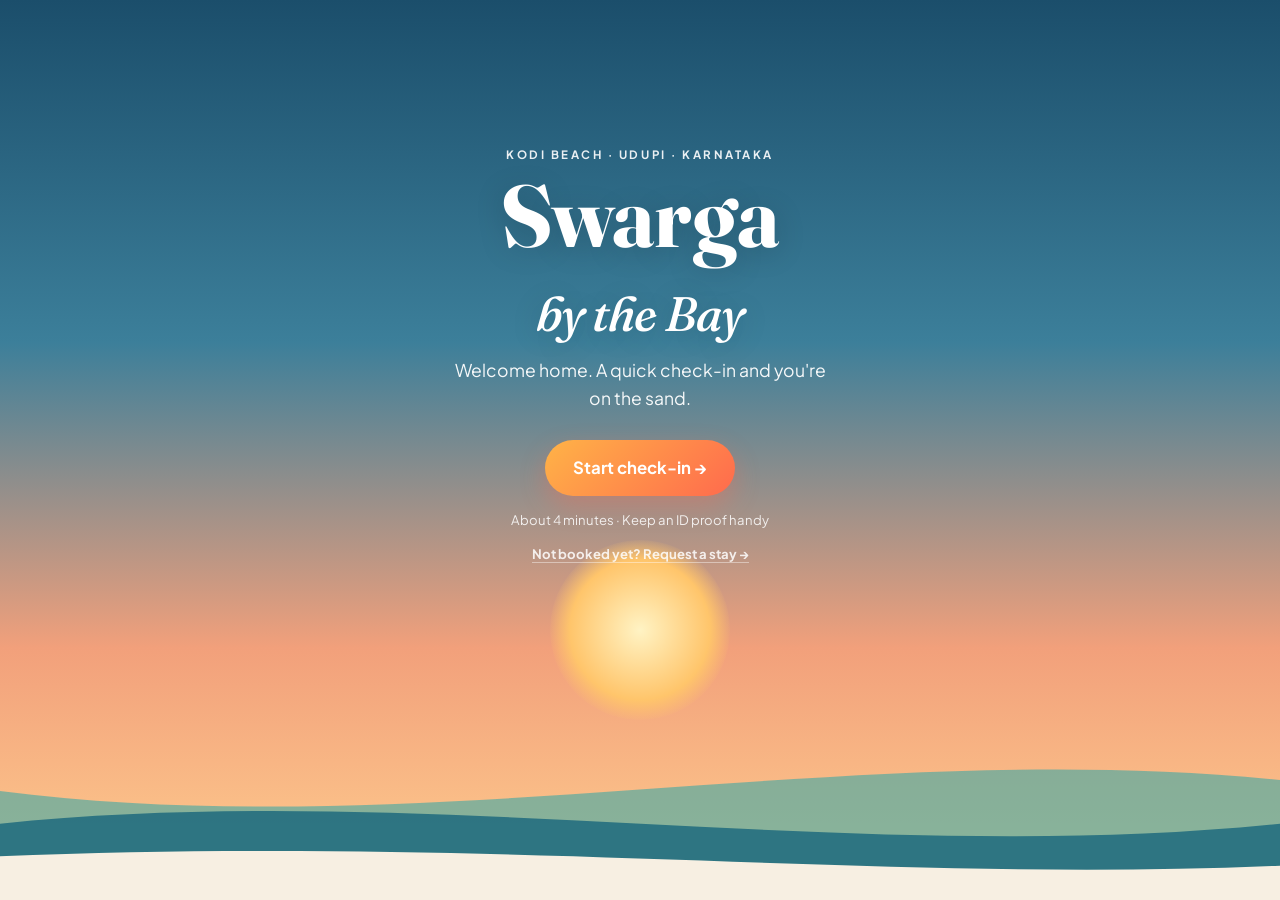
<file: index.html>
<!DOCTYPE html>
<html lang="en">
<head>
<meta charset="utf-8">
<meta name="viewport" content="width=device-width, initial-scale=1, viewport-fit=cover">
<meta name="theme-color" content="#0b3d52">
<title>Check-In | Swarga by the Bay</title>
<link rel="preconnect" href="https://fonts.googleapis.com">
<link rel="preconnect" href="https://fonts.gstatic.com" crossorigin>
<link href="https://fonts.googleapis.com/css2?family=Fraunces:opsz,wght@9..144,500;9..144,700&family=Plus+Jakarta+Sans:wght@400;500;600;700&family=Caveat:wght@600&display=swap" rel="stylesheet">
<link rel="stylesheet" href="assets/style.css?v=19">
</head>
<body class="guest-page">

<!-- ============ WELCOME ============ -->
<section id="welcome" class="welcome">
  <div class="sky">
    <div class="sun"></div>
    <div class="bird b1"></div><div class="bird b2"></div>
  </div>
  <div class="welcome-copy">
    <p class="eyebrow">Kodi Beach · Udupi · Karnataka</p>
    <h1>Swarga<br><span>by the Bay</span></h1>
    <p class="lede">Welcome home. A quick check-in and you're on the sand.</p>
    <div id="bookingBanner" class="booking-banner hidden"></div>
    <button type="button" class="btn btn-sun" id="startBtn">Start check-in <span aria-hidden="true">→</span></button>
    <p class="hint">About 4 minutes · Keep an ID proof handy</p>
    <p class="hint"><a class="light-link" href="book.html">Not booked yet? Request a stay →</a></p>
  </div>
  <svg class="waves" viewBox="0 0 1440 220" preserveAspectRatio="none" aria-hidden="true">
    <path class="w1" d="M0,120 C240,170 480,70 720,110 C960,150 1200,80 1440,120 L1440,220 L0,220 Z"/>
    <path class="w2" d="M0,150 C240,110 480,190 720,150 C960,110 1200,180 1440,140 L1440,220 L0,220 Z"/>
    <path class="w3" d="M0,180 C300,160 520,210 760,185 C1000,160 1240,205 1440,180 L1440,220 L0,220 Z"/>
  </svg>
</section>

<!-- ============ WIZARD ============ -->
<div id="wizard" class="wizard hidden">
  <aside class="side" aria-hidden="true">
    <div class="side-inner">
      <p class="eyebrow">Kodi Beach · Udupi</p>
      <div class="side-brand">Swarga <em>by the Bay</em></div>
      <ol class="side-steps" id="sideSteps"></ol>
      <div class="side-times">
        <div><small>Check-in</small><strong id="sideIn">1:00 PM</strong></div>
        <div><small>Check-out</small><strong id="sideOut">11:00 AM</strong></div>
      </div>
    </div>
    <svg class="side-waves" viewBox="0 0 1440 220" preserveAspectRatio="none">
      <path class="w1" d="M0,120 C240,170 480,70 720,110 C960,150 1200,80 1440,120 L1440,220 L0,220 Z"/>
      <path class="w2" d="M0,150 C240,110 480,190 720,150 C960,110 1200,180 1440,140 L1440,220 L0,220 Z"/>
    </svg>
  </aside>
  <div class="pane">
  <header class="topbar">
    <button type="button" class="icon-btn" id="backBtn" aria-label="Back">←</button>
    <div class="brand-mini">Swarga <em>by the Bay</em></div>
    <span class="step-count" id="stepCount"></span>
  </header>
  <div class="progress"><div class="progress-fill" id="progressFill"></div></div>

  <form id="checkin" novalidate>

  <!-- STEP 1: STAY -->
  <section class="step" data-step="1" data-title="Your stay">
    <p class="kicker">Step 1</p>
    <h2>Let's plan your stay</h2>

    <div class="stay-card">
      <div class="stay-col">
        <label for="checkInDate">Check-in</label>
        <input id="checkInDate" name="checkInDate" type="date" required>
        <span class="time-chip fixed"><span>🕐</span> <b id="checkInTimeLabel">1:00 PM</b></span>
        <input name="checkInTime" type="hidden">
      </div>
      <div class="stay-mid"><span id="nights">1 night</span></div>
      <div class="stay-col">
        <label for="checkOutDate">Check-out</label>
        <input id="checkOutDate" name="checkOutDate" type="date" required>
        <span class="time-chip fixed"><span>🕚</span> <b id="checkOutTimeLabel">11:00 AM</b></span>
        <input name="checkOutTime" type="hidden">
      </div>
    </div>
    <p class="fine">Check-in is from 1:00 PM and check-out is by 11:00 AM. For an early arrival or late departure, please speak to the caretaker.</p>

    <h3>Who's coming?</h3>
    <div class="stepper-list">
      <div class="stepper-row">
        <div><strong>Adults</strong><small>Age 18+</small></div>
        <div class="stepper" data-name="adults" data-min="1" data-max="50"><button type="button" data-d="-1" aria-label="Fewer adults">−</button><output>2</output><button type="button" data-d="1" aria-label="More adults">+</button></div>
        <input type="hidden" name="adults" value="2">
      </div>
      <div class="stepper-row">
        <div><strong>Children</strong><small>Under 18</small></div>
        <div class="stepper" data-name="children" data-min="0" data-max="50"><button type="button" data-d="-1" aria-label="Fewer children">−</button><output>0</output><button type="button" data-d="1" aria-label="More children">+</button></div>
        <input type="hidden" name="children" value="0">
      </div>
      <div class="stepper-row">
        <div><strong>Vehicles</strong><small>Parked at the property</small></div>
        <div class="stepper" data-name="vehicles" data-min="0" data-max="20"><button type="button" data-d="-1" aria-label="Fewer vehicles">−</button><output>0</output><button type="button" data-d="1" aria-label="More vehicles">+</button></div>
        <input type="hidden" name="vehicles" value="0">
      </div>
      <div id="plateBlock" class="plates hidden">
        <p class="fine">Vehicle number for each vehicle parked at the property.</p>
        <div id="plateList" class="plate-list"></div>
      </div>
    </div>
  </section>

  <!-- STEP 2: YOU -->
  <section class="step" data-step="2" data-title="About you">
    <p class="kicker">Step 2</p>
    <h2>A little about you</h2>
    <div class="field"><input id="guestName" name="guestName" required maxlength="120" autocomplete="name" placeholder=" "><label for="guestName">Full name</label></div>
    <div class="field"><input id="mobile" name="mobile" type="tel" required pattern="\+?[0-9 ]{8,16}" autocomplete="tel" inputmode="tel" placeholder=" "><label for="mobile">Mobile number</label></div>
    <div class="field"><input id="email" name="email" type="email" required maxlength="120" autocomplete="email" placeholder=" "><label for="email">Email (for your booking updates)</label></div>
    <h3>Emergency contact</h3>
    <p class="fine">Someone we can call if we can't reach you.</p>
    <div class="field"><input id="emergencyName" name="emergencyName" required maxlength="120" placeholder=" "><label for="emergencyName">Contact name</label></div>
    <div class="field"><input id="emergencyPhone" name="emergencyPhone" type="tel" required pattern="\+?[0-9 ]{8,16}" inputmode="tel" placeholder=" "><label for="emergencyPhone">Contact number</label></div>
  </section>

  <!-- STEP 3: ID -->
  <section class="step" data-step="3" data-title="Guest IDs">
    <p class="kicker">Step 3</p>
    <h2>ID for every guest</h2>
    <p class="fine">Required for guest registration: a name and ID proof for every adult, and a name and age for every child. Stored privately and visible only to management.</p>
    <h3 class="g-head"><span class="g-num">1</span> You <small id="youName"></small></h3>
    <div class="chips" role="radiogroup" aria-label="ID type">
      <label class="chip"><input type="radio" name="idType" value="Aadhaar" required><span>Aadhaar</span></label>
      <label class="chip"><input type="radio" name="idType" value="Passport"><span>Passport</span></label>
      <label class="chip"><input type="radio" name="idType" value="Driving Licence"><span>Driving Licence</span></label>
      <label class="chip"><input type="radio" name="idType" value="Voter ID"><span>Voter ID</span></label>
      <label class="chip"><input type="radio" name="idType" value="PAN"><span>PAN</span></label>
      <label class="chip"><input type="radio" name="idType" value="Other"><span>Other</span></label>
    </div>
    <label class="dropzone" id="dropzone">
      <input name="idPhoto" type="file" accept="image/jpeg,image/png,application/pdf">
      <div class="dz-empty">
        <span class="dz-icon">📷</span>
        <strong>Add a photo of your ID <em class="req">required</em></strong>
        <small>Take a picture or upload · JPG, PNG or PDF · max 5 MB</small>
      </div>
      <div class="dz-preview hidden"><img alt="ID preview"><span class="dz-name"></span><span class="dz-change">Change</span></div>
    </label>
    <div id="guestList" class="guest-forms"></div>
  </section>

  <!-- STEP 4: HOUSE RULES -->
  <section class="step" data-step="4" data-title="House rules">
    <p class="kicker">Step 4</p>
    <h2>House rules</h2>
    <p class="fine">So everyone enjoys a peaceful beach home.</p>
    <ol class="rules">
      <li><i>🕐</i>Check-in and check-out times must be followed unless prior permission is obtained.</li>
      <li><i>👥</i>The property is provided for the number of guests declared at the time of booking. Additional guests require prior approval.</li>
      <li><i>✨</i>Guests are requested to maintain cleanliness and take care of the property, furniture, appliances and other facilities.</li>
      <li><i>🔧</i>Any damage, breakage or loss caused by a guest will be chargeable.</li>
      <li><i>💡</i>Please switch off lights, air conditioners, fans and electrical appliances when not required.</li>
      <li><i>🚭</i>Smoking is not permitted inside rooms or enclosed areas. Cigarette butts must not be discarded on the beach or property.</li>
      <li><i>🍷</i>Alcohol consumption, where permitted by law, must be responsible and must not disturb other guests or neighbours.</li>
      <li><i>🔇</i>Loud music, parties, shouting or activities disturbing neighbours or other guests are not permitted.</li>
      <li><i>⛔</i>Illegal activities, possession or use of prohibited substances, weapons or other unlawful activities are strictly prohibited.</li>
      <li><i>🎒</i>Guests are responsible for their personal belongings. The management is not responsible for loss or damage to valuables left unattended.</li>
      <li><i>🧒</i>Children must be supervised by their parents/guardians at all times, particularly around the beach, balconies, stairs and water.</li>
      <li><i>🐾</i>Pets are allowed only with prior approval and must be supervised by their owners. Pet owners are responsible for cleaning up after their pets.</li>
      <li><i>🍳</i>Cooking, where kitchen facilities are provided, must be done safely. Gas/electrical appliances must be switched off after use.</li>
      <li><i>🪑</i>Do not move furniture or outdoor equipment to the beach without permission.</li>
      <li><i>🏖️</i>Please do not take property items, towels, furniture or equipment onto the sea or beach unless specifically permitted.</li>
    </ol>
    <label class="agree"><input type="checkbox" name="ackHouse" required><span class="tick"></span><span>I/We have read and agree to the House Rules.</span></label>
  </section>

  <!-- STEP 5: SEA SAFETY -->
  <section class="step" data-step="5" data-title="Sea safety">
    <p class="kicker">Step 5</p>
    <h2>The sea, safely</h2>
    <div class="alert">
      <strong>🌊 Important</strong>
      Swarga by the Bay is a beachfront property. The sea is a natural environment and conditions can change rapidly. Guests acknowledge that entering the sea is at their own risk.
    </div>
    <ol class="rules">
      <li><i>🌀</i>There may be strong currents, waves, sudden changes in water depth and underwater hazards.</li>
      <li><i>⛈️</i>Swimming or entering the sea should be avoided during rough weather, heavy rain, storms, high waves or strong currents.</li>
      <li><i>🚫</i>Do not enter the sea after consuming alcohol or any substance that may impair judgment or coordination.</li>
      <li><i>🧒</i>Children must never enter the sea or play near the water without direct adult supervision.</li>
      <li><i>🤝</i>Never swim alone. Stay within your ability and remain close to shore.</li>
      <li><i>🪨</i>Do not venture into deeper water, rocks, fishing areas or restricted areas.</li>
      <li><i>🆘</i>Do not attempt to rescue another person from the sea by entering the water unless you are trained to do so. Call for professional assistance immediately.</li>
      <li><i>📢</i>Guests should follow warnings from local authorities, lifeguards or property staff regarding sea conditions.</li>
      <li><i>🏄</i>Beach toys, bodyboards, life jackets or other equipment provided by the property must be used responsibly and only for their intended purpose.</li>
      <li><i>🦺</i>Life jackets are not a substitute for supervision or swimming ability.</li>
      <li><i>↩️</i>Equipment must be returned after use and any damage must be reported immediately.</li>
      <li><i>⚡</i>Avoid the sea during lightning, thunderstorms or other dangerous weather conditions.</li>
      <li><i>🌙</i>At night, guests are advised not to enter the sea, as visibility and awareness of currents and hazards are significantly reduced.</li>
      <li><i>🍽️</i>Do not consume food or alcohol while swimming or engaging in water activities.</li>
      <li><i>🐚</i>Please be alert for sharp objects, shells, rocks, fishing equipment and other hazards on the beach.</li>
      <li><i>🐢</i>The beach is a natural environment. Guests should not disturb marine life or remove shells, creatures or other natural material.</li>
    </ol>
    <label class="agree"><input type="checkbox" name="ackSea" required><span class="tick"></span><span>I/We have read and understood the Beach &amp; Sea Safety guidelines and accept that entering the sea is at my/our own risk.</span></label>
  </section>

  <!-- STEP 6: GOOD TO KNOW -->
  <section class="step" data-step="6" data-title="Good to know">
    <p class="kicker">Step 6</p>
    <h2>Good to know</h2>

    <details class="acc" open>
      <summary>🚨 Emergency &amp; safety</summary>
      <p>In case of an emergency:</p>
      <ul>
        <li>Immediately inform the property caretaker/management.</li>
        <li>Call <a href="tel:112"><strong>112</strong></a> for emergency assistance where required.</li>
        <li>For a medical emergency, seek professional medical assistance immediately.</li>
        <li>In case of a fire, evacuate the building and inform the caretaker/management immediately.</li>
        <li>Do not attempt to handle dangerous electrical, gas or fire-related situations unless you are trained to do so.</li>
      </ul>
      <div class="contacts">
        <div><small>Property emergency</small><span id="cfgEmergency">—</span></div>
        <div><small>Caretaker</small><span id="cfgCaretaker">—</span></div>
        <div><small>Nearest hospital</small><span id="cfgHospital">—</span></div>
      </div>
    </details>

    <details class="acc">
      <summary>🌦️ Weather &amp; natural conditions</summary>
      <p>Guests acknowledge that beachfront properties are exposed to natural conditions including:</p>
      <ul>
        <li>Strong winds</li><li>Heavy rain and storms</li><li>High waves and strong currents</li>
        <li>Lightning and thunderstorms</li><li>Temporary power or internet interruptions</li>
        <li>Sand, salt and moisture</li><li>Insects and other natural wildlife</li>
      </ul>
      <p>Such natural conditions are beyond the reasonable control of the property management.</p>
      <p>Management may restrict beach or sea access whenever conditions are considered unsafe.</p>
    </details>

    <details class="acc">
      <summary>🌿 Respect for the property &amp; environment</summary>
      <p>Guests are requested to:</p>
      <ul>
        <li>Keep the beach and property clean.</li>
        <li>Use waste bins provided.</li>
        <li>Avoid plastic or other waste entering the sea.</li>
        <li>Respect local residents, fishermen and other beach users.</li>
        <li>Avoid unnecessary disturbance to marine life.</li>
        <li>Conserve water and electricity.</li>
        <li>Report leaks, electrical problems or other safety concerns immediately.</li>
      </ul>
    </details>

    <label class="agree"><input type="checkbox" name="ackWeather" required><span class="tick"></span><span>I/We acknowledge the Weather &amp; Natural Conditions.</span></label>
  </section>

  <!-- STEP 7: SIGN -->
  <section class="step" data-step="7" data-title="Sign">
    <p class="kicker">Last step</p>
    <h2>Review &amp; sign</h2>

    <div class="summary" id="summary"></div>

    <details class="acc" open>
      <summary>📜 Liability &amp; acknowledgement</summary>
      <p>I/We confirm that I/we have read and understood the above house rules and sea-safety guidelines.</p>
      <p>I/We understand that the property is located directly beside the sea and that the sea, beach, weather and surrounding natural environment involve inherent risks.</p>
      <p>I/We agree to exercise reasonable care and accept responsibility for our own safety and the safety of children/minors under our supervision.</p>
      <p>I/We understand that parents/guardians remain responsible for children and that the property staff cannot provide continuous supervision of guests or children.</p>
      <p>I/We agree to follow instructions given by the property management/caretaker concerning safety, weather conditions and access to the beach or sea.</p>
      <p>I/We further agree to compensate the property for any damage caused by me/us through negligence, misuse or violation of the house rules.</p>
    </details>
    <label class="agree"><input type="checkbox" name="ackLiability" required><span class="tick"></span><span>I/We accept the Liability &amp; Acknowledgement above.</span></label>

    <label class="agree"><input type="checkbox" name="groupBooking" id="groupBooking"><span class="tick"></span><span>This is a group booking.</span></label>
    <div id="groupBlock" class="indent hidden">
      <p class="fine">I confirm that I have communicated the relevant house rules and sea-safety instructions to all members of my group.</p>
      <div class="field"><input id="leadGuestName" name="leadGuestName" maxlength="120" placeholder=" "><label for="leadGuestName">Lead guest name</label></div>
    </div>

    <label class="agree"><input type="checkbox" name="ackData" required><span class="tick"></span><span>I consent to Swarga by the Bay storing the details and ID proof above for guest registration and safety purposes during and after my stay.</span></label>

    <h3>Your signature</h3>
    <div class="sig-pad">
      <input id="declarationName" name="declarationName" required maxlength="120" placeholder="Type your full name" autocomplete="name">
      <div class="sig-render" id="sigRender" aria-hidden="true"></div>
      <div class="sig-line"><span>Signed</span><span id="sigDate"></span></div>
    </div>
    <label class="agree"><input type="checkbox" name="declarationAgreed" required><span class="tick"></span><span>I agree that typing my name above is my signature on this declaration. Date and time are recorded on submission.</span></label>
  </section>

  </form>

  <div id="msg" class="toast" role="alert"></div>

  <footer class="actionbar">
    <span class="action-hint" id="actionHint"></span>
    <button type="button" class="btn btn-sea" id="nextBtn">Continue</button>
  </footer>
  </div>
</div>

<!-- ============ DONE ============ -->
<section id="done" class="done hidden">
  <div class="done-card">
    <div class="done-badge">✓</div>
    <p class="eyebrow">You're checked in</p>
    <h2>Welcome to Swarga, <span id="doneName"></span></h2>
    <div class="ticket">
      <div><small>Check-in</small><strong id="doneIn"></strong></div>
      <div class="ticket-sep">🌊</div>
      <div><small>Check-out</small><strong id="doneOut"></strong></div>
    </div>
    <p class="ref">Reference <strong id="refId"></strong></p>
    <p class="fine">Show this reference to the caretaker.</p>
    <p class="reminder">The sea is beautiful but unpredictable.<br>Please enjoy it responsibly and never compromise on safety.</p>
    <p class="fine">Management – Swarga by the Bay</p>
  </div>
</section>

<script src="assets/config.js?v=19"></script>
<script src="assets/checkin.js?v=19"></script>
</body>
</html>
</file>
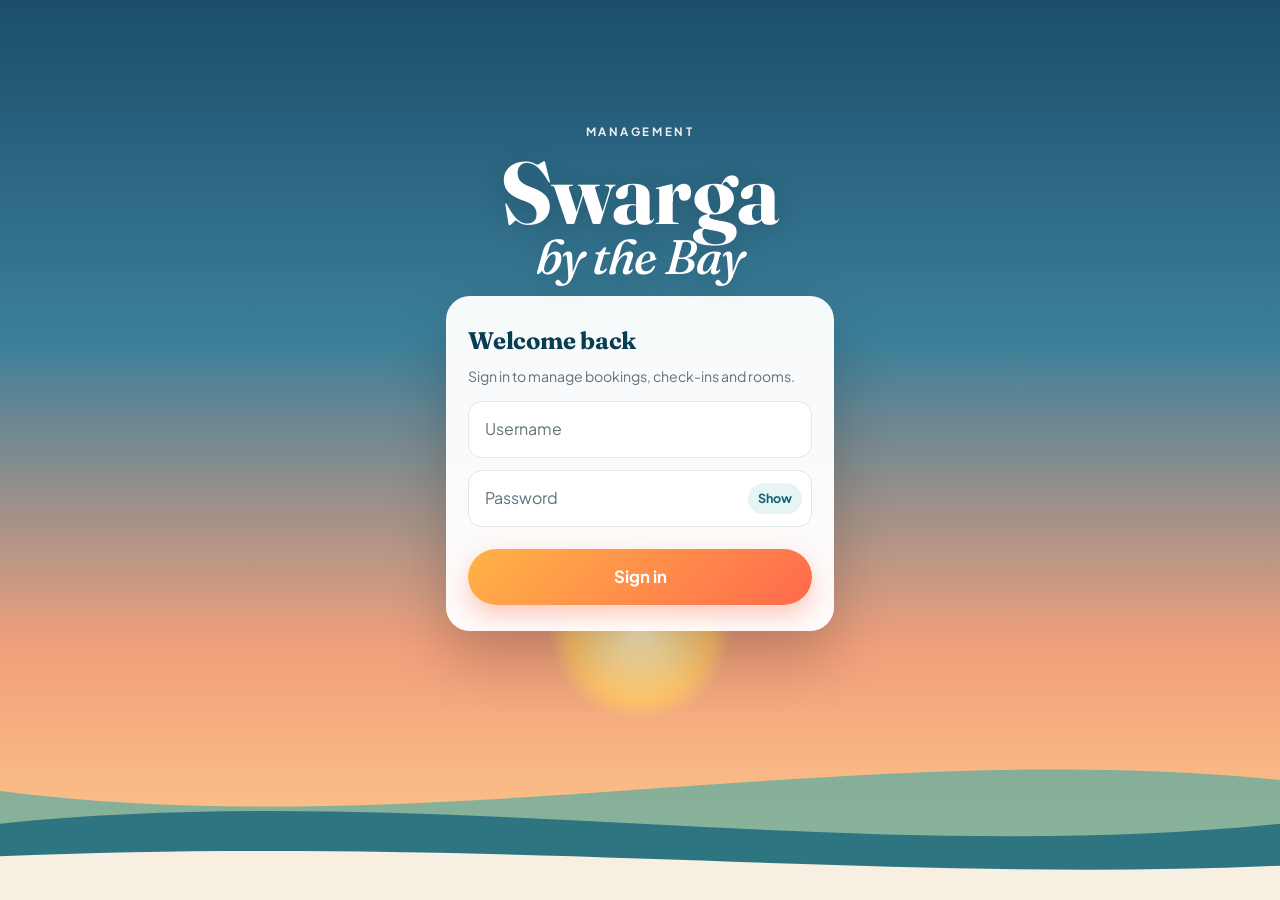
<file: admin.html>
<!DOCTYPE html>
<html lang="en">
<head>
<meta charset="utf-8">
<meta name="viewport" content="width=device-width, initial-scale=1, viewport-fit=cover">
<meta name="robots" content="noindex, nofollow">
<meta name="theme-color" content="#0b3d52">
<title>Admin | Swarga by the Bay</title>
<link rel="preconnect" href="https://fonts.googleapis.com">
<link rel="preconnect" href="https://fonts.gstatic.com" crossorigin>
<link href="https://fonts.googleapis.com/css2?family=Fraunces:opsz,wght@9..144,500;9..144,700&family=Plus+Jakarta+Sans:wght@400;500;600;700&display=swap" rel="stylesheet">
<link rel="stylesheet" href="assets/style.css?v=21">
</head>
<body class="adm">

<!-- ============ LOGIN ============ -->
<section id="loginView" class="welcome">
  <div class="sky"><div class="sun"></div><div class="bird b1"></div></div>
  <div class="login-wrap">
    <p class="eyebrow">Management</p>
    <h1 class="login-title">Swarga <span>by the Bay</span></h1>
    <form id="loginForm" class="login-card" autocomplete="on">
      <h2>Welcome back</h2>
      <p class="fine">Sign in to manage bookings, check-ins and rooms.</p>
      <div class="field"><input id="username" name="username" autocomplete="username" required placeholder=" "><label for="username">Username</label></div>
      <div class="field pw"><input id="password" name="password" type="password" autocomplete="current-password" required placeholder=" "><label for="password">Password</label><button type="button" class="pw-toggle" id="pwToggle" aria-label="Show password">Show</button></div>
      <button type="submit" class="btn btn-sun wide" id="loginBtn">Sign in</button>
    </form>
  </div>
  <svg class="waves" viewBox="0 0 1440 220" preserveAspectRatio="none" aria-hidden="true">
    <path class="w1" d="M0,120 C240,170 480,70 720,110 C960,150 1200,80 1440,120 L1440,220 L0,220 Z"/>
    <path class="w2" d="M0,150 C240,110 480,190 720,150 C960,110 1200,180 1440,140 L1440,220 L0,220 Z"/>
    <path class="w3" d="M0,180 C300,160 520,210 760,185 C1000,160 1240,205 1440,180 L1440,220 L0,220 Z"/>
  </svg>
</section>

<!-- ============ DASHBOARD ============ -->
<div id="listView" class="dash hidden">
  <header class="dash-hero">
    <div class="dash-top">
      <div class="brand-mini light">Swarga <em>by the Bay</em></div>
      <div class="dash-actions">
        <button type="button" class="me-chip" id="meChip" title="My account"></button>
        <button type="button" class="chip-btn" id="refreshBtn" title="Refresh">↻ Refresh</button>
        <button type="button" class="chip-btn" id="logoutBtn">Sign out</button>
      </div>
    </div>
    <p class="eyebrow" id="greetDate"></p>
    <nav class="sec-nav" id="secNav">
      <button type="button" data-sec="bookings" class="on">📅 Bookings</button>
      <button type="button" data-sec="log">📖 Guest log</button>
      <button type="button" data-sec="rooms">🛏️ Rooms</button>
      <button type="button" data-sec="settings">⚙️ Settings</button>
    </nav>
    <div class="stats five">
      <button type="button" class="stat warn" data-go="bookings:requests"><small>New requests</small><strong id="stReq">0</strong></button>
      <button type="button" class="stat" data-go="bookings:arrivals"><small>Arrivals due</small><strong id="stArr">0</strong></button>
      <button type="button" class="stat" data-go="bookings:inhouse"><small>In house</small><strong id="stHouse">0</strong></button>
      <button type="button" class="stat" data-go="bookings:departures"><small>Departures due</small><strong id="stDep">0</strong></button>
      <button type="button" class="stat" data-go="bookings:due"><small>Balance due</small><strong id="stDue">₹0</strong></button>
    </div>
  </header>

  <main class="dash-body">
    <!-- BOOKINGS -->
    <section id="sec-bookings" class="sec">
      <div class="toolbar2">
        <div class="search"><span>🔍</span><input id="bSearch" type="search" placeholder="Name, mobile, booking ref or room"></div>
        <button type="button" class="btn btn-sun" id="newBooking">+ New booking</button>
        <button type="button" class="chip-btn dark" id="bCsv">⬇ CSV</button>
      </div>
      <div class="tabs" id="bTabs">
        <button type="button" data-v="requests">Requests</button>
        <button type="button" data-v="arrivals">Arrivals</button>
        <button type="button" data-v="inhouse">In house</button>
        <button type="button" data-v="departures">Departures</button>
        <button type="button" data-v="upcoming" class="on">Upcoming</button>
        <button type="button" data-v="due">Balance due</button>
        <button type="button" data-v="past">Past</button>
        <button type="button" data-v="cancelled">Cancelled</button>
        <button type="button" data-v="all">All</button>
      </div>
      <div class="range">
        <label>Stay dates from <input type="date" id="bFrom"></label>
        <label>to <input type="date" id="bTo"></label>
        <button type="button" class="link-btn" id="bClear">Clear</button>
      </div>
      <p id="bCount" class="fine"></p>
      <div id="bRows" class="guest-list"></div>
      <div id="bEmpty" class="empty hidden"><span>📅</span><p>No bookings here.</p></div>
    </section>

    <!-- GUEST LOG -->
    <section id="sec-log" class="sec hidden">
      <div class="toolbar2">
        <div class="search"><span>🔍</span><input id="search" type="search" placeholder="Name, mobile, reference, ID or vehicle no."></div>
        <button type="button" class="chip-btn dark" id="csvBtn">⬇ CSV</button>
      </div>
      <div class="tabs" id="viewTabs" role="tablist">
        <button type="button" data-view="arrivals">Arrivals</button>
        <button type="button" data-view="inhouse">In house</button>
        <button type="button" data-view="departures">Departures</button>
        <button type="button" data-view="checkedout">Checked out</button>
        <button type="button" data-view="unverified">Unverified</button>
        <button type="button" data-view="all" class="on">All</button>
      </div>
      <div class="range">
        <label>Stay dates from <input type="date" id="fromDate"></label>
        <label>to <input type="date" id="toDate"></label>
        <button type="button" class="link-btn" id="clearFilters">Clear</button>
      </div>
      <p id="count" class="fine"></p>
      <div id="rows" class="guest-list"></div>
      <div id="empty" class="empty hidden"><span>🏖️</span><p>No check-ins match.</p></div>
    </section>

    <!-- ROOMS -->
    <section id="sec-rooms" class="sec hidden">
      <div class="sec-head">
        <h2>Rooms</h2>
        <button type="button" class="btn btn-sun" id="newRoom">+ Add room</button>
      </div>
      <div id="roomCards" class="room-cards"></div>
      <div class="sec-head occ-head">
        <h2>Occupancy</h2>
        <div class="occ-nav">
          <button type="button" class="chip-btn dark" data-shift="-7">‹ Week</button>
          <button type="button" class="chip-btn dark" data-shift="0">Today</button>
          <button type="button" class="chip-btn dark" data-shift="7">Week ›</button>
        </div>
      </div>
      <div class="occ-legend"><span class="lg c-Confirmed"></span>Confirmed <span class="lg c-Checkedin"></span>In house <span class="lg c-Requested"></span>Request <span class="lg c-maint"></span>Maintenance</div>
      <div class="occ-wrap"><div id="occGrid" class="occ-grid"></div></div>
    </section>

    <!-- SETTINGS -->
    <section id="sec-settings" class="sec hidden">
      <div class="tabs" id="sTabs"></div>
      <div id="sBody" class="sbody"></div>
    </section>
  </main>
</div>

<!-- ============ PANEL (bookings / rooms) ============ -->
<dialog id="panel" class="drawer">
  <div class="drawer-head">
    <div>
      <p class="eyebrow" id="pRef"></p>
      <h2 id="pTitle"></h2>
      <span id="pBadges"></span>
    </div>
    <button type="button" class="icon-btn" id="pClose" aria-label="Close">✕</button>
  </div>
  <div class="drawer-body" id="pBody"></div>
</dialog>

<!-- ============ DETAIL ============ -->
<dialog id="detail" class="drawer">
  <div class="drawer-head">
    <div>
      <p class="eyebrow" id="dlgRef"></p>
      <h2 id="dlgTitle"></h2>
      <span id="dlgBadge"></span>
    </div>
    <button type="button" class="icon-btn" id="closeDlg" aria-label="Close">✕</button>
  </div>
  <div class="drawer-body">
    <div class="ticket" id="dlgStay"></div>
    <div class="act-row pdf-row"><button type="button" class="btn btn-sea" id="pdfBtn">⬇ Download PDF</button><button type="button" class="chip-btn dark" id="editCheckin">✏️ Edit details</button></div>
    <section class="dsec stay-sec">
      <h3>🏠 Stay</h3>
      <div id="stayBlock"></div>
    </section>
    <section class="dsec" id="roomSec">
      <div class="dsec-head"><h3>🛏️ Room</h3><button type="button" class="link-btn" id="roomEdit">Allocate</button></div>
      <div id="roomBlock"></div>
    </section>
    <section class="dsec hidden" id="bookingLinkSec">
      <h3>📅 Booking</h3>
      <div id="bookingLinkBlock"></div>
    </section>
    <section class="dsec hidden" id="historySec">
      <h3>↺ Previous stays</h3>
      <div id="historyBlock"></div>
    </section>
    <section class="dsec">
      <div class="dsec-head"><h3>🚗 Vehicles</h3><button type="button" class="link-btn" id="vehEdit">Edit</button></div>
      <div id="vehBlock"></div>
    </section>
    <div id="dlgSections"></div>
    <section class="dsec">
      <h3>🪪 ID proof · primary guest</h3>
      <div id="idProof"></div>
    </section>
    <section class="dsec hidden" id="othersSec">
      <h3>👥 Other guests</h3>
      <div id="othersBlock"></div>
    </section>
    <section class="dsec">
      <h3>✍️ Property representative</h3>
      <div id="verifyBlock"></div>
    </section>
    <section class="dsec super-only">
      <h3>🗑 Delete</h3>
      <p class="fine">Removes this check-in, the other guests' details and all ID files (moved to Drive trash). A linked booking stays.</p>
      <button type="button" class="chip-btn danger" id="delCheckin">Delete check-in</button>
    </section>
  </div>
</dialog>

<!-- ============ DELETE CONFIRM ============ -->
<dialog id="confirmDlg" class="confirm-dlg">
  <h3 id="cfTitle">Delete?</h3>
  <p id="cfText" class="fine"></p>
  <div class="field"><input id="cfInput" autocomplete="off" placeholder=" "><label for="cfInput">Type DELETE to confirm</label></div>
  <div class="act-row end"><button type="button" class="chip-btn dark" id="cfCancel">Cancel</button><button type="button" class="btn btn-danger" id="cfGo" disabled>Delete permanently</button></div>
</dialog>

<div id="msg" class="toast" role="alert"></div>

<script src="assets/config.js?v=21"></script>
<script src="assets/admin.js?v=21"></script>
</body>
</html>
</file>
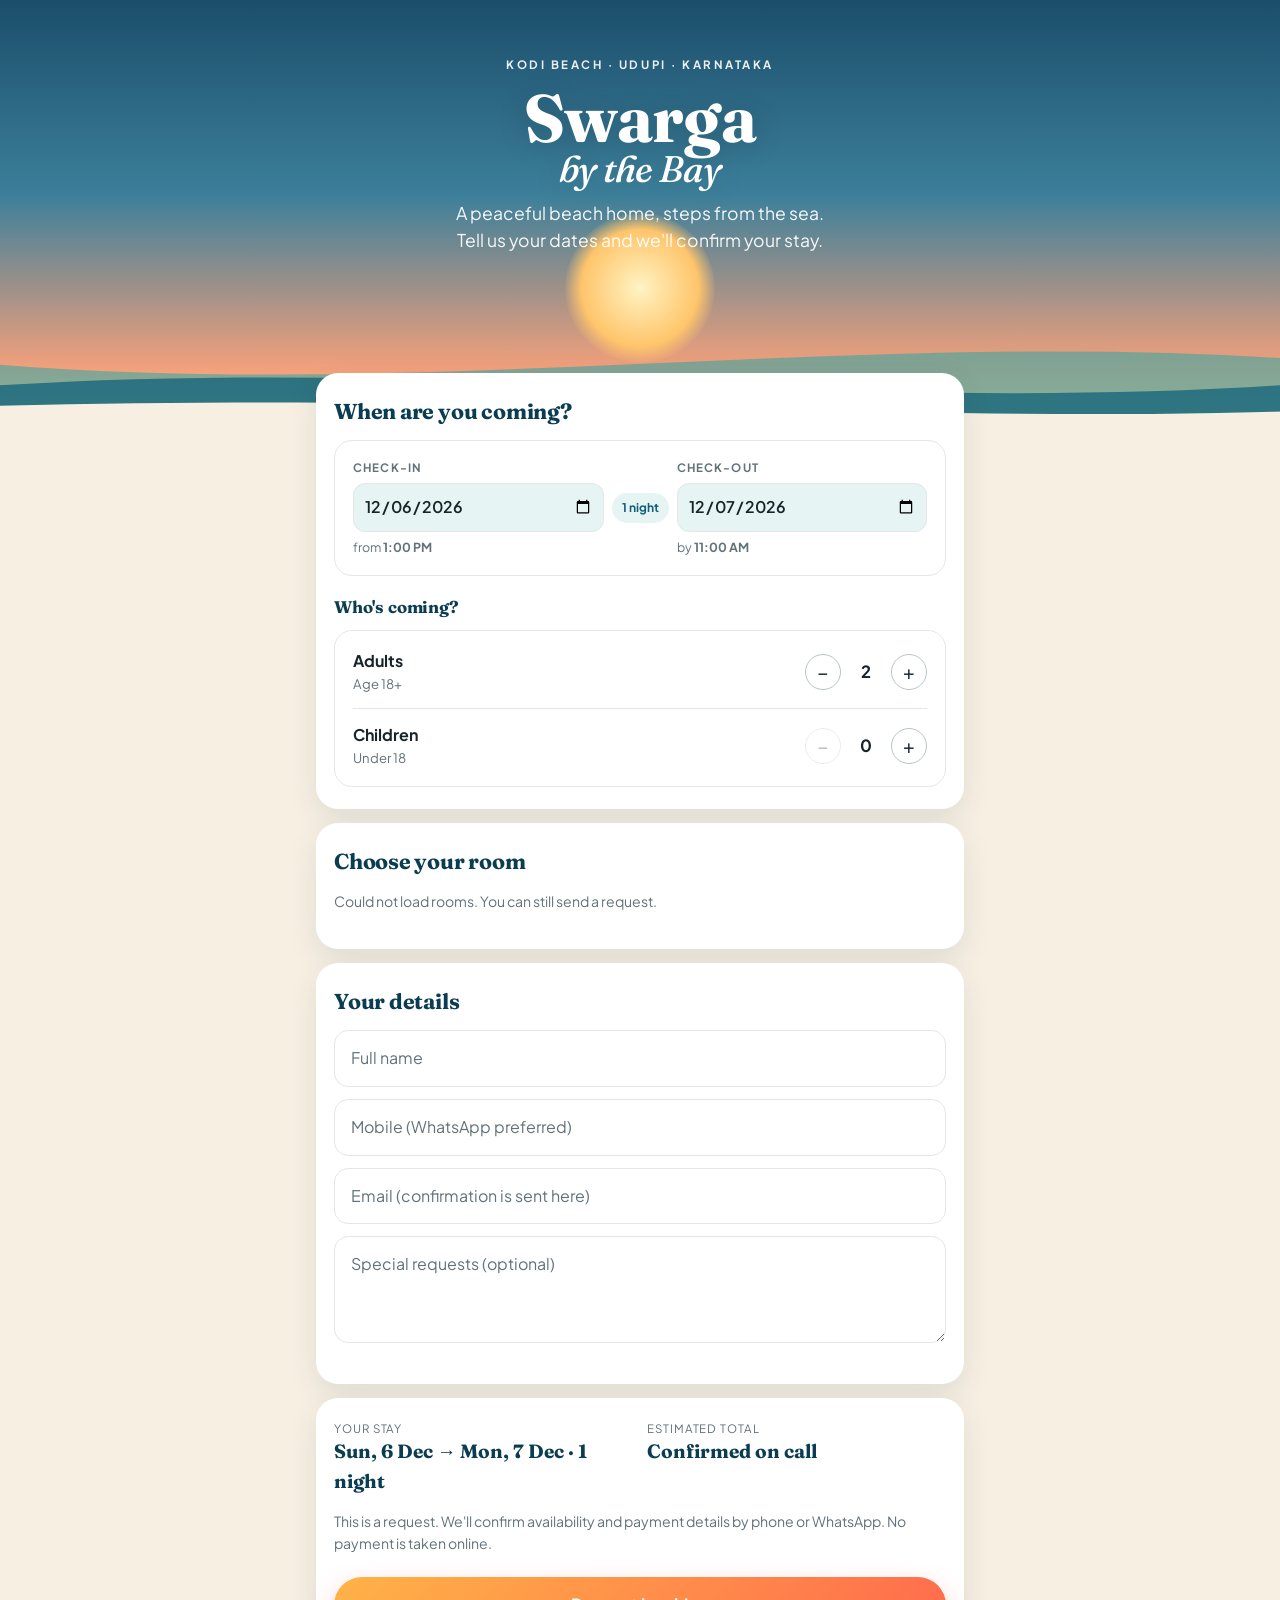
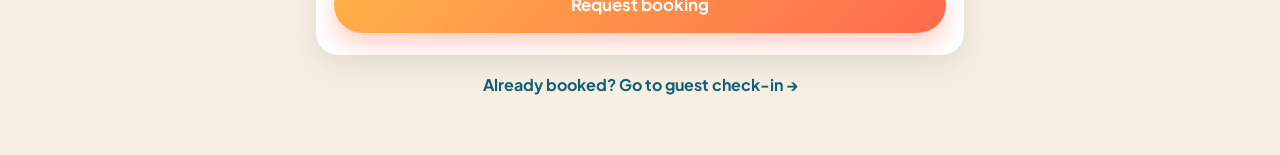
<file: book.html>
<!DOCTYPE html>
<html lang="en">
<head>
<meta charset="utf-8">
<meta name="viewport" content="width=device-width, initial-scale=1, viewport-fit=cover">
<meta name="theme-color" content="#0b3d52">
<title>Book your stay | Swarga by the Bay</title>
<meta name="description" content="Request a stay at Swarga by the Bay, a beachfront home at Kodi Beach, Udupi.">
<link rel="preconnect" href="https://fonts.googleapis.com">
<link rel="preconnect" href="https://fonts.gstatic.com" crossorigin>
<link href="https://fonts.googleapis.com/css2?family=Fraunces:opsz,wght@9..144,500;9..144,700&family=Plus+Jakarta+Sans:wght@400;500;600;700&display=swap" rel="stylesheet">
<link rel="stylesheet" href="assets/style.css?v=19">
</head>
<body class="book-page">

<header class="book-hero">
  <div class="sky"><div class="sun"></div><div class="bird b1"></div></div>
  <div class="book-hero-copy">
    <p class="eyebrow">Kodi Beach · Udupi · Karnataka</p>
    <h1>Swarga <span>by the Bay</span></h1>
    <p class="lede">A peaceful beach home, steps from the sea. Tell us your dates and we'll confirm your stay.</p>
  </div>
  <svg class="waves" viewBox="0 0 1440 220" preserveAspectRatio="none" aria-hidden="true">
    <path class="w1" d="M0,120 C240,170 480,70 720,110 C960,150 1200,80 1440,120 L1440,220 L0,220 Z"/>
    <path class="w2" d="M0,150 C240,110 480,190 720,150 C960,110 1200,180 1440,140 L1440,220 L0,220 Z"/>
    <path class="w3" d="M0,180 C300,160 520,210 760,185 C1000,160 1240,205 1440,180 L1440,220 L0,220 Z"/>
  </svg>
</header>

<main class="book-main">
  <form id="bookForm" novalidate>
    <section class="bcard">
      <h2>When are you coming?</h2>
      <div class="stay-card">
        <div class="stay-col">
          <label for="bIn">Check-in</label>
          <input id="bIn" name="checkIn" type="date" required>
          <small class="fine t-note">from <b id="bInTime">1:00 PM</b></small>
        </div>
        <div class="stay-mid"><span id="bNights">1 night</span></div>
        <div class="stay-col">
          <label for="bOut">Check-out</label>
          <input id="bOut" name="checkOut" type="date" required>
          <small class="fine t-note">by <b id="bOutTime">11:00 AM</b></small>
        </div>
      </div>

      <h3>Who's coming?</h3>
      <div class="stepper-list">
        <div class="stepper-row">
          <div><strong>Adults</strong><small>Age 18+</small></div>
          <div class="stepper" data-name="adults" data-min="1" data-max="30"><button type="button" data-d="-1" aria-label="Fewer adults">−</button><output>2</output><button type="button" data-d="1" aria-label="More adults">+</button></div>
          <input type="hidden" name="adults" value="2">
        </div>
        <div class="stepper-row">
          <div><strong>Children</strong><small>Under 18</small></div>
          <div class="stepper" data-name="children" data-min="0" data-max="30"><button type="button" data-d="-1" aria-label="Fewer children">−</button><output>0</output><button type="button" data-d="1" aria-label="More children">+</button></div>
          <input type="hidden" name="children" value="0">
        </div>
      </div>
    </section>

    <section class="bcard" id="roomSec">
      <h2>Choose your room</h2>
      <p class="fine" id="roomHint">Checking availability…</p>
      <div id="roomList" class="room-pick"></div>
    </section>

    <section class="bcard">
      <h2>Your details</h2>
      <div class="field"><input id="bName" name="guestName" required maxlength="120" autocomplete="name" placeholder=" "><label for="bName">Full name</label></div>
      <div class="field"><input id="bMobile" name="mobile" type="tel" required pattern="\+?[0-9 ]{8,16}" inputmode="tel" autocomplete="tel" placeholder=" "><label for="bMobile">Mobile (WhatsApp preferred)</label></div>
      <div class="field"><input id="bEmail" name="email" type="email" required maxlength="120" autocomplete="email" placeholder=" "><label for="bEmail">Email (confirmation is sent here)</label></div>
      <div class="field"><textarea id="bReq" name="requests" maxlength="500" rows="3" placeholder=" "></textarea><label for="bReq">Special requests (optional)</label></div>
      <input type="text" name="website" class="hp" tabindex="-1" autocomplete="off" aria-hidden="true">
    </section>

    <section class="bcard summary-card" id="estimate">
      <div><small>Your stay</small><strong id="estDates">—</strong></div>
      <div><small>Estimated total</small><strong id="estTotal">—</strong></div>
      <p class="fine">This is a request. We'll confirm availability and payment details by phone or WhatsApp. No payment is taken online.</p>
      <button type="submit" class="btn btn-sun wide" id="bSubmit">Request booking</button>
    </section>
  </form>

  <section id="bDone" class="done-card hidden">
    <div class="done-badge">✓</div>
    <p class="eyebrow">Request received</p>
    <h2>Thank you, <span id="dName"></span></h2>
    <div class="ticket">
      <div><small>Check-in</small><strong id="dIn"></strong></div>
      <div class="ticket-sep">🌊</div>
      <div><small>Check-out</small><strong id="dOut"></strong></div>
    </div>
    <p class="ref">Request <strong id="dRef"></strong></p>
    <p class="fine">We'll contact you shortly to confirm. Keep this reference handy.</p>
  </section>

  <p class="foot-link"><a href="./">Already booked? Go to guest check-in →</a></p>
</main>

<div id="msg" class="toast" role="alert"></div>
<dialog id="lightbox" class="lightbox" aria-label="Room photos">
  <button type="button" class="lb-close" id="lbClose" aria-label="Close">✕</button>
  <button type="button" class="lb-nav prev" id="lbPrev" aria-label="Previous photo">‹</button>
  <figure><div id="lbImg"></div><figcaption id="lbCap"></figcaption></figure>
  <button type="button" class="lb-nav next" id="lbNext" aria-label="Next photo">›</button>
</dialog>

<script src="assets/config.js?v=19"></script>
<script src="assets/book.js?v=19"></script>
</body>
</html>
</file>
<file: assets/style.css>
/* Swarga by the Bay — coastal theme. Change tokens here to rebrand. */
:root {
  --sea: #0b3d52;
  --sea-2: #11607a;
  --lagoon: #2aa6a8;
  --foam: #e6f5f4;
  --sand: #f7efe2;
  --sand-2: #efe2cc;
  --coral: #ff6a4d;
  --sun: #ffb347;
  --ink: #17252b;
  --muted: #62727a;
  --line: #e3e7e8;
  --card: #ffffff;
  --ok: #1f8a5b;
  --radius: 18px;
  --shadow: 0 10px 30px rgba(11, 61, 82, .10);
  --ease: cubic-bezier(.2, .8, .2, 1);
  --sans: "Plus Jakarta Sans", system-ui, -apple-system, "Segoe UI", Roboto, sans-serif;
  --serif: "Fraunces", Georgia, serif;
  font-family: var(--sans);
}
* { box-sizing: border-box; }
html, body { margin: 0; }
body { background: var(--sand); color: var(--ink); line-height: 1.55; -webkit-font-smoothing: antialiased; }
.hidden { display: none !important; }
a { color: var(--sea-2); }
h1, h2, h3 { font-family: var(--serif); font-weight: 700; letter-spacing: -.01em; }
input, select, button { font: inherit; }

/* ---------- buttons ---------- */
.btn { border: 0; border-radius: 999px; padding: 15px 28px; font-weight: 700; cursor: pointer; transition: transform .2s var(--ease), box-shadow .2s var(--ease), background .2s; }
.btn:active { transform: scale(.97); }
.btn:disabled { opacity: .55; cursor: wait; }
.btn-sun { background: linear-gradient(135deg, var(--sun), var(--coral)); color: #fff; box-shadow: 0 10px 24px rgba(255, 106, 77, .35); font-size: 1.05rem; }
.btn-sun:hover { transform: translateY(-2px); box-shadow: 0 14px 30px rgba(255, 106, 77, .45); }
.btn-sea { background: linear-gradient(135deg, var(--sea-2), var(--sea)); color: #fff; min-width: 150px; }
.btn-sea.final { background: linear-gradient(135deg, var(--sun), var(--coral)); box-shadow: 0 10px 24px rgba(255, 106, 77, .35); }
.icon-btn { width: 40px; height: 40px; border-radius: 50%; border: 1px solid var(--line); background: #fff; cursor: pointer; font-size: 1.1rem; transition: background .2s; }
.icon-btn:hover { background: var(--foam); }

/* ---------- welcome ---------- */
.welcome { position: relative; min-height: 100vh; min-height: 100svh; overflow: hidden; display: flex; align-items: center; justify-content: center; text-align: center; color: #fff;
  background: linear-gradient(180deg, #1b4e6b 0%, #3c7f9a 38%, #f2a07b 72%, #ffcf8f 100%); }
.sky { position: absolute; inset: 0; pointer-events: none; }
.sun { position: absolute; left: 50%; bottom: 20%; width: 180px; height: 180px; margin-left: -90px; border-radius: 50%;
  background: radial-gradient(circle, #fff3c4 0%, #ffc56b 55%, rgba(255, 150, 80, 0) 72%); animation: sunrise 2.4s var(--ease) both, glow 5s ease-in-out 2.4s infinite; }
@keyframes sunrise { from { transform: translateY(120px); opacity: 0; } to { transform: none; opacity: 1; } }
@keyframes glow { 50% { transform: scale(1.06); } }
.bird { position: absolute; width: 18px; height: 6px; border-top: 2px solid rgba(255,255,255,.8); border-radius: 50% 50% 0 0; animation: fly 18s linear infinite; }
.bird::after { content: ""; position: absolute; left: 9px; top: -2px; width: 18px; height: 6px; border-top: 2px solid rgba(255,255,255,.8); border-radius: 50% 50% 0 0; }
.b1 { top: 18%; left: -40px; }
.b2 { top: 25%; left: -80px; animation-delay: 6s; transform: scale(.7); }
@keyframes fly { to { left: 110%; } }
.welcome-copy { position: relative; z-index: 2; padding: 24px 20px 160px; animation: rise .9s var(--ease) .3s both; }
@keyframes rise { from { opacity: 0; transform: translateY(24px); } to { opacity: 1; transform: none; } }
.eyebrow { text-transform: uppercase; letter-spacing: .22em; font-size: .72rem; font-weight: 700; opacity: .9; margin: 0 0 10px; }
.welcome h1 { font-size: clamp(3rem, 12vw, 5.5rem); line-height: .95; margin: 0 0 16px; text-shadow: 0 4px 30px rgba(0,0,0,.18); }
.welcome h1 span { font-style: italic; font-weight: 500; font-size: .55em; }
.lede { font-size: 1.1rem; max-width: 380px; margin: 0 auto 28px; opacity: .95; }
.hint { font-size: .82rem; opacity: .85; margin-top: 14px; }
.waves { position: absolute; left: 0; bottom: 0; width: 200%; height: 190px; z-index: 1; }
.waves path { animation: drift 14s linear infinite; }
.w1 { fill: rgba(42, 166, 168, .55); }
.w2 { fill: rgba(17, 96, 122, .75); animation-duration: 10s !important; animation-direction: reverse !important; }
.w3 { fill: var(--sand); animation-duration: 18s !important; }
@keyframes drift { from { transform: translateX(0); } to { transform: translateX(-50%); } }

/* ---------- wizard ---------- */
.wizard { max-width: 640px; margin: 0 auto; min-height: 100vh; padding-bottom: 110px; animation: fade .5s var(--ease); }
@keyframes fade { from { opacity: 0; } }
.topbar { position: sticky; top: 0; z-index: 5; display: flex; align-items: center; justify-content: space-between; gap: 12px; padding: 14px 16px; background: rgba(247, 239, 226, .92); backdrop-filter: blur(10px); }
.brand-mini { font-family: var(--serif); font-weight: 700; color: var(--sea); }
.brand-mini em { font-weight: 500; }
.step-count { font-size: .8rem; color: var(--muted); font-weight: 600; min-width: 40px; text-align: right; }
.progress { height: 4px; background: var(--sand-2); margin: 0 16px; border-radius: 4px; overflow: hidden; }
.progress-fill { height: 100%; width: 0; background: linear-gradient(90deg, var(--lagoon), var(--coral)); border-radius: 4px; transition: width .5s var(--ease); }

.step { display: none; padding: 24px 16px 8px; }
.step.active { display: block; animation: slideIn .45s var(--ease); }
.step.active.back { animation-name: slideBack; }
@keyframes slideIn { from { opacity: 0; transform: translateX(28px); } to { opacity: 1; transform: none; } }
@keyframes slideBack { from { opacity: 0; transform: translateX(-28px); } to { opacity: 1; transform: none; } }
.kicker { color: var(--coral); font-weight: 700; text-transform: uppercase; letter-spacing: .14em; font-size: .72rem; margin: 0; }
.step h2 { font-size: clamp(1.7rem, 6vw, 2.2rem); margin: 6px 0 14px; color: var(--sea); }
.step h3 { font-size: 1.15rem; margin: 28px 0 10px; color: var(--sea); }
.fine { color: var(--muted); font-size: .88rem; margin: 6px 0 14px; }

/* stay card */
.stay-card { display: grid; grid-template-columns: 1fr auto 1fr; gap: 8px; align-items: stretch; background: var(--card); border-radius: var(--radius); padding: 18px; box-shadow: var(--shadow); }
.stay-col { min-width: 0; }
.stay-col label { display: block; font-size: .72rem; font-weight: 700; text-transform: uppercase; letter-spacing: .1em; color: var(--muted); margin-bottom: 6px; }
.stay-col input[type=date] { width: 100%; min-width: 0; border: 1px solid var(--line); border-radius: 12px; padding: 10px; font-weight: 600; color: var(--ink); background: var(--foam); }
.stay-mid { display: flex; align-items: center; justify-content: center; }
.stay-mid span { font-size: .75rem; font-weight: 700; color: var(--sea-2); background: var(--foam); border-radius: 999px; padding: 6px 10px; white-space: nowrap; }
.time-chip { white-space: nowrap; margin-top: 8px; width: 100%; border: 1px dashed var(--line); background: #fff; border-radius: 12px; padding: 8px; cursor: pointer; color: var(--sea); display: flex; gap: 6px; align-items: center; justify-content: center; }
.time-chip:hover { border-color: var(--lagoon); }
.time-edit { margin-top: 8px; width: 100%; border: 1px solid var(--lagoon); border-radius: 12px; padding: 8px; }

/* steppers */
.stepper-list { background: var(--card); border-radius: var(--radius); box-shadow: var(--shadow); padding: 4px 18px; }
.stepper-row { display: flex; align-items: center; justify-content: space-between; padding: 14px 0; border-bottom: 1px solid var(--line); }
.stepper-row:last-child { border-bottom: 0; }
.stepper-row small { display: block; color: var(--muted); font-size: .82rem; }
.stepper { display: flex; align-items: center; gap: 14px; }
.stepper button { width: 36px; height: 36px; border-radius: 50%; border: 1px solid #b8c4c8; background: #fff; font-size: 1.2rem; line-height: 1; cursor: pointer; color: var(--ink); transition: all .15s; }
.stepper button:hover:not(:disabled) { border-color: var(--sea); color: var(--sea); }
.stepper button:disabled { opacity: .3; cursor: not-allowed; }
.stepper output { min-width: 22px; text-align: center; font-weight: 700; font-size: 1.05rem; }
.stepper output.pop { animation: pop .25s var(--ease); }
@keyframes pop { 50% { transform: scale(1.35); color: var(--coral); } }

/* vehicle numbers */
.plates { margin-top: 10px; background: var(--card); border-radius: var(--radius); box-shadow: var(--shadow); padding: 6px 18px 10px; animation: rise .35s var(--ease); }
.plates .fine { margin: 8px 0 0; }
.plate-list .field input { text-transform: uppercase; letter-spacing: .06em; font-weight: 600; }

/* floating fields */
.field { position: relative; margin: 12px 0; }
.field input { width: 100%; padding: 22px 16px 8px; border: 1.5px solid var(--line); border-radius: 14px; background: #fff; font-size: 1rem; transition: border-color .2s, box-shadow .2s; }
.field label { position: absolute; left: 17px; top: 16px; color: var(--muted); pointer-events: none; transition: all .18s var(--ease); }
.field input:focus { outline: none; border-color: var(--sea-2); box-shadow: 0 0 0 4px rgba(17, 96, 122, .12); }
.field input:focus + label, .field input:not(:placeholder-shown) + label { top: 6px; font-size: .72rem; font-weight: 700; color: var(--sea-2); }
.field.invalid input, .invalid { border-color: var(--coral) !important; }
.shake { animation: shake .35s; }
@keyframes shake { 25% { transform: translateX(-6px); } 75% { transform: translateX(6px); } }

/* chips */
.chips { display: flex; flex-wrap: wrap; gap: 8px; margin: 8px 0 6px; border-radius: 14px; }
.chip input { position: absolute; opacity: 0; pointer-events: none; }
.chip span { display: inline-block; padding: 10px 16px; border-radius: 999px; border: 1.5px solid var(--line); background: #fff; cursor: pointer; font-weight: 600; font-size: .92rem; transition: all .18s var(--ease); }
.chip input:checked + span { background: var(--sea); border-color: var(--sea); color: #fff; transform: translateY(-1px); box-shadow: 0 6px 14px rgba(11, 61, 82, .25); }
.chip input:focus-visible + span { outline: 2px solid var(--lagoon); outline-offset: 2px; }

/* dropzone */
.dropzone { display: block; position: relative; margin-top: 14px; border: 2px dashed #c4d3d6; border-radius: var(--radius); background: #fff; cursor: pointer; transition: border-color .2s, background .2s; overflow: hidden; }
.dropzone:hover, .dropzone.drag { border-color: var(--lagoon); background: var(--foam); }
.dropzone input { position: absolute; inset: 0; opacity: 0; cursor: pointer; }
.dz-empty { padding: 28px 16px; text-align: center; display: grid; gap: 4px; }
.dz-icon { font-size: 2rem; }
.dz-empty small { color: var(--muted); }
.dz-preview { display: flex; align-items: center; gap: 14px; padding: 12px; }
.dz-preview img { width: 84px; height: 64px; object-fit: cover; border-radius: 10px; background: var(--foam); }
.dz-name { flex: 1; font-weight: 600; font-size: .9rem; word-break: break-all; }
.dz-change { color: var(--sea-2); font-weight: 700; font-size: .85rem; }

/* rules */
.rules { list-style: none; padding: 0; margin: 0; background: var(--card); border-radius: var(--radius); box-shadow: var(--shadow); overflow: hidden; counter-reset: r; }
.rules li { display: flex; gap: 14px; padding: 14px 16px; border-bottom: 1px solid var(--line); font-size: .95rem; opacity: 0; animation: rise .5s var(--ease) forwards; }
.rules li:last-child { border-bottom: 0; }
.rules li i { font-style: normal; flex: none; width: 36px; height: 36px; border-radius: 12px; background: var(--foam); display: grid; place-items: center; font-size: 1.1rem; }
.alert { background: linear-gradient(135deg, #fff1ec, #ffe6dc); border-left: 4px solid var(--coral); padding: 14px 16px; border-radius: 14px; margin-bottom: 14px; font-size: .95rem; }
.alert strong { display: block; margin-bottom: 4px; color: #b3401f; }

/* agree */
.agree { display: flex; gap: 12px; align-items: flex-start; margin-top: 14px; padding: 16px; background: #fff; border: 1.5px solid var(--line); border-radius: 14px; cursor: pointer; font-weight: 600; transition: border-color .2s, background .2s; }
.agree input { position: absolute; opacity: 0; pointer-events: none; }
.agree .tick { flex: none; width: 24px; height: 24px; border-radius: 8px; border: 2px solid #b8c4c8; display: grid; place-items: center; transition: all .2s var(--ease); margin-top: 1px; }
.agree .tick::after { content: "✓"; color: #fff; font-size: .9rem; transform: scale(0); transition: transform .2s var(--ease); }
.agree input:checked ~ .tick { background: var(--ok); border-color: var(--ok); }
.agree input:checked ~ .tick::after { transform: scale(1); }
.agree:has(input:checked) { border-color: var(--ok); background: #f1faf5; }
.agree input:focus-visible ~ .tick { outline: 2px solid var(--lagoon); outline-offset: 2px; }
.indent { padding: 4px 4px 0 12px; }

/* accordions */
.acc { background: var(--card); border-radius: var(--radius); box-shadow: var(--shadow); margin: 12px 0; padding: 0 18px; }
.acc summary { cursor: pointer; padding: 16px 0; font-weight: 700; list-style: none; display: flex; justify-content: space-between; }
.acc summary::-webkit-details-marker { display: none; }
.acc summary::after { content: "+"; font-size: 1.3rem; color: var(--sea-2); transition: transform .25s var(--ease); }
.acc[open] summary::after { transform: rotate(45deg); }
.acc[open] { padding-bottom: 12px; }
.acc ul { padding-left: 20px; }
.contacts { display: grid; grid-template-columns: repeat(3, 1fr); gap: 8px; margin-top: 8px; }
.contacts div { background: var(--foam); border-radius: 12px; padding: 10px; }
.contacts small { display: block; color: var(--muted); font-size: .72rem; }
.contacts span { font-weight: 700; font-size: .9rem; }
.contacts b { display: block; }
.contacts .tel { display: inline-block; margin-top: 4px; font-weight: 600; font-size: .85rem; color: var(--sea-2); text-decoration: none; }
.contacts .tel:hover { text-decoration: underline; }

/* summary + signature */
.summary { background: linear-gradient(135deg, var(--sea), var(--sea-2)); color: #fff; border-radius: var(--radius); padding: 18px; display: grid; grid-template-columns: 1fr 1fr; gap: 14px; box-shadow: var(--shadow); }
.summary small { display: block; opacity: .7; font-size: .72rem; text-transform: uppercase; letter-spacing: .08em; }
.summary strong { font-size: .98rem; }
.summary .edit { color: var(--sun); background: none; border: 0; padding: 0; font-weight: 700; cursor: pointer; font-size: .8rem; }
.sig-pad { background: #fff; border-radius: var(--radius); box-shadow: var(--shadow); padding: 16px 18px; }
.sig-pad input { width: 100%; border: 1.5px solid var(--line); border-radius: 12px; padding: 12px 14px; font-size: 1rem; }
.sig-pad input:focus { outline: none; border-color: var(--sea-2); }
.sig-render { font-family: "Caveat", cursive; font-size: 2.6rem; color: var(--sea); min-height: 64px; padding: 6px 4px 0; line-height: 1.2; overflow: hidden; white-space: nowrap; text-overflow: ellipsis; }
.sig-render.ink { animation: ink .6s var(--ease); }
@keyframes ink { from { clip-path: inset(0 100% 0 0); } to { clip-path: inset(0 0 0 0); } }
.sig-line { display: flex; justify-content: space-between; border-top: 1.5px solid var(--ink); padding-top: 6px; font-size: .78rem; color: var(--muted); }

/* action bar + toast */
.actionbar { position: fixed; left: 0; right: 0; bottom: 0; z-index: 6; display: flex; align-items: center; justify-content: space-between; gap: 12px; padding: 14px max(16px, calc((100vw - 640px) / 2 + 16px)); padding-bottom: calc(14px + env(safe-area-inset-bottom)); background: rgba(255,255,255,.95); backdrop-filter: blur(10px); border-top: 1px solid var(--line); }
.action-hint { font-size: .82rem; color: var(--muted); }
.toast { position: fixed; left: 50%; bottom: 92px; transform: translate(-50%, 20px); opacity: 0; pointer-events: none; max-width: calc(100vw - 32px); background: var(--ink); color: #fff; padding: 12px 18px; border-radius: 12px; font-size: .9rem; font-weight: 600; transition: all .3s var(--ease); z-index: 7; }
.toast.show { opacity: 1; transform: translate(-50%, 0); }

/* done */
.done { min-height: 100vh; min-height: 100svh; display: grid; place-items: center; padding: 24px 16px; background: linear-gradient(180deg, #3c7f9a, #f2a07b 70%, #ffcf8f); }
.done-card { background: #fff; border-radius: 24px; padding: 32px 22px; max-width: 460px; width: 100%; text-align: center; box-shadow: 0 30px 60px rgba(0,0,0,.2); animation: rise .7s var(--ease); }
.done-badge { width: 72px; height: 72px; margin: 0 auto 12px; border-radius: 50%; background: var(--ok); color: #fff; font-size: 2.2rem; display: grid; place-items: center; animation: badge .7s var(--ease) .2s both; }
@keyframes badge { from { transform: scale(0) rotate(-40deg); } to { transform: none; } }
.done .eyebrow { color: var(--coral); }
.done h2 { color: var(--sea); margin: 4px 0 18px; font-size: 1.7rem; }
.ticket { display: flex; align-items: center; justify-content: space-between; background: var(--foam); border-radius: 16px; padding: 14px 18px; text-align: left; }
.ticket small { display: block; color: var(--muted); font-size: .72rem; text-transform: uppercase; letter-spacing: .08em; }
.ticket-sep { font-size: 1.4rem; }
.ticket div:last-child { text-align: right; }
.ref { margin: 18px 0 0; font-size: 1.05rem; }
.ref strong { font-family: ui-monospace, Menlo, monospace; background: var(--sand); padding: 4px 10px; border-radius: 8px; letter-spacing: .04em; }
.reminder { font-family: var(--serif); font-style: italic; color: var(--sea); margin: 22px 0 4px; }
.confetti { position: fixed; top: -12px; width: 10px; height: 14px; border-radius: 2px; z-index: 20; pointer-events: none; animation: fall linear forwards; }
@keyframes fall { to { transform: translateY(110vh) rotate(720deg); } }

@media (max-width: 480px) {
  .stay-card { grid-template-columns: 1fr; gap: 12px; padding: 16px; }
  .stay-col { display: grid; grid-template-columns: 1fr auto; gap: 8px; align-items: center; }
  .stay-col label { grid-column: 1 / -1; margin: 0; }
  .time-chip, .time-edit { margin-top: 0; width: auto; padding: 10px 12px; }
  .stay-mid { justify-content: flex-start; }
  .contacts { grid-template-columns: 1fr; }
  .summary { grid-template-columns: 1fr; }
  .btn-sea { min-width: 0; padding: 14px 22px; }
  .step { padding: 20px 14px 8px; }
  .rules li { padding: 12px 14px; font-size: .92rem; }
  .agree { padding: 14px; }
}
@media (max-width: 360px) {
  .step h2 { font-size: 1.55rem; }
  .stepper { gap: 10px; }
  .stepper button { width: 34px; height: 34px; }
  .action-hint { display: none; }
  .actionbar .btn { flex: 1; }
  .stay-col input[type=date] { padding: 9px 6px; font-size: .9rem; }
  .time-chip, .time-edit { padding: 9px 8px; font-size: .9rem; }
}

/* ---------- desktop: split layout ---------- */
.side { display: none; }
@media (min-width: 1024px) {
  .wizard { max-width: none; display: grid; grid-template-columns: minmax(340px, 36%) 1fr; padding-bottom: 0; }
  .side { display: block; position: sticky; top: 0; height: 100vh; overflow: hidden; color: #fff;
    background: linear-gradient(180deg, #1b4e6b 0%, #3c7f9a 45%, #f2a07b 82%, #ffcf8f 100%); }
  .side-inner { position: relative; z-index: 2; height: 100%; display: flex; flex-direction: column; padding: 48px clamp(28px, 4vw, 56px) 0; }
  .side-brand { font-family: var(--serif); font-weight: 700; font-size: clamp(2.2rem, 3.4vw, 3.2rem); line-height: 1; margin: 0 0 36px; text-shadow: 0 4px 24px rgba(0,0,0,.15); }
  .side-brand em { display: block; font-weight: 500; font-size: .55em; margin-top: 4px; }
  .side-steps { list-style: none; padding: 0; margin: 0; display: grid; gap: 4px; }
  .side-steps li { display: flex; align-items: center; gap: 12px; padding: 9px 12px; border-radius: 12px; font-weight: 600; opacity: .7; transition: all .3s var(--ease); }
  .side-steps li span { flex: none; width: 28px; height: 28px; border-radius: 50%; border: 1.5px solid rgba(255,255,255,.65); display: grid; place-items: center; font-size: .8rem; }
  .side-steps li.is-now { opacity: 1; background: rgba(255,255,255,.16); }
  .side-steps li.is-now span { background: #fff; color: var(--sea); border-color: #fff; }
  .side-steps li.is-done { opacity: .95; }
  .side-steps li.is-done span { background: var(--lagoon); border-color: var(--lagoon); font-size: 0; }
  .side-steps li.is-done span::after { content: "✓"; font-size: .8rem; }
  .side-times { margin-top: auto; margin-bottom: 150px; display: grid; grid-template-columns: 1fr 1fr; gap: 10px; }
  .side-times div { background: rgba(255,255,255,.16); border: 1px solid rgba(255,255,255,.25); backdrop-filter: blur(6px); border-radius: 14px; padding: 10px 14px; }
  .side-times small { display: block; font-size: .7rem; text-transform: uppercase; letter-spacing: .1em; opacity: .85; }
  .side-times strong { font-family: var(--serif); font-size: 1.3rem; }
  .side-waves { position: absolute; left: 0; bottom: 0; width: 200%; height: 140px; z-index: 1; }
  .side-waves path { animation: drift 14s linear infinite; }
  .side-waves .w2 { fill: var(--sand); }

  .pane { min-width: 0; width: 100%; max-width: 760px; margin: 0 auto; min-height: 100vh; display: flex; flex-direction: column; }
  .pane form { flex: 1; }
  .topbar { padding: 22px clamp(24px, 4vw, 48px) 14px; }
  .topbar .brand-mini { visibility: hidden; }
  .progress { margin: 0 clamp(24px, 4vw, 48px); }
  .step { padding: 36px clamp(24px, 4vw, 48px) 24px; }
  .step h2 { font-size: 2.5rem; }
  .actionbar { position: sticky; left: auto; right: auto; padding: 16px clamp(24px, 4vw, 48px) 20px; background: rgba(247, 239, 226, .94); border-top: 1px solid var(--sand-2); }
  .toast { bottom: 100px; left: 68%; }
  .welcome-copy { padding-bottom: 200px; }
  .waves { height: 240px; }
}
@media (min-width: 1440px) {
  .pane { max-width: 820px; }
}

@media (prefers-reduced-motion: reduce) {
  *, *::before, *::after { animation-duration: .01ms !important; animation-iteration-count: 1 !important; transition-duration: .01ms !important; }
}

/* ================= ADMIN ================= */
.wide { width: 100%; }
.login-wrap { position: relative; z-index: 2; width: 100%; max-width: 420px; padding: 24px 16px 170px; animation: rise .8s var(--ease) .2s both; }
.login-title { font-size: clamp(2.4rem, 9vw, 3.4rem); line-height: 1; margin: 0 0 22px; text-shadow: 0 4px 30px rgba(0,0,0,.18); }
.login-title span { display: block; font-style: italic; font-weight: 500; font-size: .55em; }
.login-card { background: rgba(255,255,255,.96); color: var(--ink); text-align: left; border-radius: 24px; padding: 26px 22px; box-shadow: 0 30px 60px rgba(0,0,0,.2); }
.login-card h2 { margin: 0; color: var(--sea); font-size: 1.5rem; }
.login-card .btn { margin-top: 10px; }
.field.pw input { padding-right: 70px; }
.pw-toggle { position: absolute; right: 10px; top: 50%; transform: translateY(-50%); border: 0; background: var(--foam); color: var(--sea-2); font-weight: 700; font-size: .78rem; padding: 6px 10px; border-radius: 999px; cursor: pointer; }

.dash { min-height: 100vh; background: var(--sand); animation: fade .5s var(--ease); }
.dash-hero { position: relative; color: #fff; padding: 16px 16px 26px; background: linear-gradient(135deg, #0b3d52 0%, #11607a 55%, #2aa6a8 100%); border-radius: 0 0 28px 28px; overflow: hidden; }
.dash-hero::after { content: ""; position: absolute; right: -60px; top: -60px; width: 220px; height: 220px; border-radius: 50%; background: radial-gradient(circle, rgba(255,197,107,.55), rgba(255,150,80,0) 70%); pointer-events: none; }
.dash-hero > * { position: relative; z-index: 1; max-width: 1100px; margin-left: auto; margin-right: auto; }
.dash-top { display: flex; justify-content: space-between; align-items: center; gap: 12px; margin-bottom: 18px; }
.brand-mini.light { color: #fff; }
.dash-actions { display: flex; gap: 8px; }
.dash-hero h1 { margin: 0 auto 18px; font-size: clamp(1.8rem, 6vw, 2.6rem); }
.dash-hero .eyebrow { opacity: .8; }
.stats { display: grid; grid-template-columns: repeat(4, 1fr); gap: 10px; }
.stat { background: rgba(255,255,255,.12); border: 1px solid rgba(255,255,255,.18); backdrop-filter: blur(6px); border-radius: 16px; padding: 12px 14px; }
.stat small { display: block; font-size: .72rem; opacity: .85; text-transform: uppercase; letter-spacing: .08em; }
.stat strong { font-family: var(--serif); font-size: 1.9rem; line-height: 1.2; }
.stat.warn strong { color: var(--sun); }
.chip-btn { display: inline-flex; align-items: center; gap: 6px; border: 1px solid rgba(255,255,255,.35); background: rgba(255,255,255,.12); color: #fff; border-radius: 999px; padding: 8px 14px; font-weight: 600; font-size: .85rem; cursor: pointer; text-decoration: none; transition: background .2s; }
.chip-btn:hover { background: rgba(255,255,255,.22); }
.chip-btn.dark { background: #fff; color: var(--sea); border-color: var(--line); }
.chip-btn.dark:hover { background: var(--foam); }
.chip-btn:disabled { opacity: .6; cursor: wait; }

.dash-body { max-width: 1100px; margin: 0 auto; padding: 20px 16px 40px; }
.toolbar2 { display: flex; gap: 10px; flex-wrap: wrap; align-items: center; }
.search { flex: 1; min-width: 220px; display: flex; align-items: center; gap: 8px; background: #fff; border: 1.5px solid var(--line); border-radius: 999px; padding: 0 16px; box-shadow: var(--shadow); }
.search input { flex: 1; border: 0; outline: 0; padding: 12px 0; background: transparent; }
.search:focus-within { border-color: var(--sea-2); }
.seg { display: inline-flex; background: #fff; border: 1.5px solid var(--line); border-radius: 999px; padding: 4px; }
.seg button { border: 0; background: transparent; padding: 7px 14px; border-radius: 999px; font-weight: 600; font-size: .88rem; cursor: pointer; color: var(--muted); transition: all .2s var(--ease); }
.seg button.on { background: var(--sea); color: #fff; }

.guest-list { display: grid; gap: 10px; }
button.stat { font: inherit; color: inherit; text-align: left; cursor: pointer; transition: background .2s, transform .2s var(--ease); }
button.stat:hover { background: rgba(255,255,255,.22); transform: translateY(-2px); }
.tabs { display: flex; gap: 6px; overflow-x: auto; margin: 14px 0 8px; padding-bottom: 4px; scrollbar-width: none; }
.tabs::-webkit-scrollbar { display: none; }
.tabs button { flex: none; border: 1.5px solid var(--line); background: #fff; color: var(--muted); border-radius: 999px; padding: 8px 14px; font-weight: 600; font-size: .88rem; cursor: pointer; transition: all .2s var(--ease); }
.tabs button.on { background: var(--sea); border-color: var(--sea); color: #fff; }
.range { display: flex; flex-wrap: wrap; align-items: center; gap: 8px 12px; margin: 4px 0 6px; font-size: .85rem; color: var(--muted); }
.range label { display: inline-flex; align-items: center; gap: 6px; font-weight: 600; margin: 0; color: var(--muted); font-size: .85rem; }
.adm .range input { width: auto; padding: 7px 10px; border-radius: 10px; border: 1.5px solid var(--line); background: #fff; font: inherit; color: var(--ink); }
.g-badges { display: flex; flex-direction: column; align-items: flex-end; gap: 4px; }
.flag { font-size: .72rem; font-weight: 700; padding: 2px 8px; border-radius: 99px; white-space: nowrap; }
.flag.late { background: #fdecea; color: #b3261e; }
.flag.due { background: #fff4e0; color: #9a5b00; }
.flag.muted { background: #f0f2f3; color: var(--muted); }
.badge.st-Expected { background: #eef3f4; color: var(--sea-2); }
.badge.st-Checkedin { background: #e8f4ec; color: var(--ok); }
.badge.st-Checkedout { background: #ececec; color: #555; }
.ret { font-style: normal; font-size: .72rem; font-weight: 700; color: var(--coral); background: #fff1ec; padding: 1px 7px; border-radius: 99px; margin-left: 4px; vertical-align: middle; }
.stay-status { display: flex; gap: 6px; align-items: center; margin-bottom: 8px; flex-wrap: wrap; }
.stay-sec .btn { margin-top: 6px; }
.stay-sec .undo { display: block; margin: 10px auto 0; }
.hist { display: block; width: 100%; text-align: left; background: var(--foam); border: 0; border-radius: 12px; padding: 10px 12px; margin-top: 8px; cursor: pointer; font: inherit; color: var(--ink); }
.hist:hover { background: #d7eeec; }
.hist small { display: block; color: var(--muted); font-size: .78rem; }
.gcard { display: grid; grid-template-columns: auto 1.3fr 1.4fr auto; align-items: center; gap: 14px; width: 100%; text-align: left; background: #fff; border: 1.5px solid transparent; border-radius: var(--radius); padding: 14px 16px; box-shadow: var(--shadow); cursor: pointer; font: inherit; color: var(--ink); opacity: 0; animation: rise .45s var(--ease) forwards; transition: border-color .2s, transform .2s var(--ease); }
.gcard:hover { border-color: var(--lagoon); transform: translateY(-2px); }
.avatar { width: 44px; height: 44px; border-radius: 50%; display: grid; place-items: center; font-weight: 700; color: #fff; background: linear-gradient(135deg, var(--sun), var(--coral)); }
.g-main, .g-stay { min-width: 0; }
.g-main strong { display: block; white-space: nowrap; overflow: hidden; text-overflow: ellipsis; }
.g-main small, .g-stay small { display: block; color: var(--muted); font-size: .8rem; white-space: nowrap; overflow: hidden; text-overflow: ellipsis; }
.g-stay { font-size: .9rem; }
.g-stay b { font-weight: 600; }
.badge { padding: 4px 12px; border-radius: 99px; font-size: .76rem; font-weight: 700; white-space: nowrap; }
.badge.Pending { background: #fff1ec; color: #b3401f; }
.badge.Verified { background: #e8f4ec; color: var(--ok); }
.skeleton { height: 72px; border-radius: var(--radius); background: linear-gradient(90deg, #fff 0%, #f3ede2 50%, #fff 100%); background-size: 200% 100%; animation: shimmer 1.2s linear infinite; }
@keyframes shimmer { to { background-position: -200% 0; } }
.empty { text-align: center; padding: 50px 16px; color: var(--muted); }
.empty span { font-size: 2.4rem; }

dialog.drawer { margin: 0 0 0 auto; height: 100vh; max-height: 100vh; width: min(520px, 100vw); max-width: 100vw; border: 0; padding: 0; background: var(--sand); box-shadow: -20px 0 60px rgba(0,0,0,.25); }
dialog.drawer[open] { animation: drawerIn .35s var(--ease); }
@keyframes drawerIn { from { transform: translateX(40px); opacity: 0; } }
dialog.drawer::backdrop { background: rgba(11, 61, 82, .45); backdrop-filter: blur(2px); }
.drawer-head { position: sticky; top: 0; z-index: 2; display: flex; justify-content: space-between; align-items: flex-start; gap: 12px; padding: 18px 18px 14px; background: linear-gradient(135deg, var(--sea), var(--sea-2)); color: #fff; }
.drawer-head h2 { margin: 2px 0 8px; font-size: 1.5rem; }
.drawer-head .eyebrow { margin: 0; opacity: .8; font-family: ui-monospace, Menlo, monospace; letter-spacing: .08em; }
.drawer-head .icon-btn { flex: none; }
.drawer-body { padding: 16px 18px 40px; }
.drawer-body .ticket { background: #fff; box-shadow: var(--shadow); }
.ticket small { display: block; }
.dsec { background: #fff; border-radius: var(--radius); box-shadow: var(--shadow); padding: 14px 16px; margin-top: 12px; }
.dsec h3 { margin: 0 0 10px; font-size: 1rem; color: var(--sea); }
.adm dl { display: grid; grid-template-columns: 150px 1fr; gap: 6px 12px; margin: 0; font-size: .92rem; }
.adm dt { color: var(--muted); }
.adm dd { margin: 0; font-weight: 600; word-break: break-word; }
.dsec-head { display: flex; justify-content: space-between; align-items: center; }
.dsec-head h3 { margin-bottom: 10px; }
.link-btn { border: 0; background: var(--foam); color: var(--sea-2); font-weight: 700; font-size: .8rem; padding: 6px 12px; border-radius: 999px; cursor: pointer; }
.plate-tag { display: inline-block; font-family: ui-monospace, Menlo, monospace; font-weight: 700; letter-spacing: .06em; background: #fff8dc; border: 1.5px solid #1f2a30; border-radius: 6px; padding: 2px 8px; margin: 2px 4px 2px 0; font-size: .85rem; }
.missing { color: #b3401f; font-weight: 600; }
.veh-count { display: flex; justify-content: space-between; align-items: center; margin-bottom: 4px; font-weight: 600; }
.veh-actions { display: flex; justify-content: flex-end; gap: 8px; margin-top: 10px; }
#vehInputs input { text-transform: uppercase; letter-spacing: .06em; font-weight: 600; }
.idimg { max-width: 100%; border-radius: 12px; border: 1px solid var(--line); display: block; }

@media (max-width: 760px) {
  .stats { grid-template-columns: 1fr 1fr; }
  .gcard { grid-template-columns: auto 1fr auto; }
  .g-badges { grid-column: 3; grid-row: 1; }
  .g-stay { grid-column: 2 / -1; grid-row: 2; }
  .search { flex-basis: 100%; }
  .dash-top .brand-mini { white-space: nowrap; font-size: .95rem; }
  .dash-top .chip-btn { padding: 7px 11px; font-size: .78rem; white-space: nowrap; }
  .stat strong { font-size: 1.6rem; }
  .seg { order: 3; }
  .adm dl { grid-template-columns: 1fr; }
  .adm dt { margin-top: 6px; }
}

/* ================= BOOKINGS · ROOMS (admin) ================= */
.sec-nav { display: flex; gap: 8px; margin: 4px auto 16px; overflow-x: auto; scrollbar-width: none; }
.sec-nav::-webkit-scrollbar { display: none; }
.sec-nav button { flex: none; border: 1px solid rgba(255,255,255,.3); background: rgba(255,255,255,.1); color: #fff; border-radius: 999px; padding: 9px 16px; font-weight: 700; cursor: pointer; font-size: .92rem; transition: all .2s var(--ease); }
.sec-nav button.on { background: #fff; color: var(--sea); border-color: #fff; }
.stats.five { grid-template-columns: repeat(5, 1fr); }
.sec-head { display: flex; justify-content: space-between; align-items: center; gap: 12px; margin: 6px 0 12px; }
.sec-head h2 { margin: 0; color: var(--sea); font-size: 1.4rem; }
.toolbar2 .btn { padding: 11px 18px; font-size: .92rem; }
.src { font-style: normal; font-size: .7rem; font-weight: 700; color: var(--muted); background: #eef1f2; padding: 1px 7px; border-radius: 99px; margin-left: 4px; vertical-align: middle; }
.badge.st-Requested { background: #fff4e0; color: #9a5b00; }
.badge.st-Confirmed { background: #e3f1f7; color: var(--sea-2); }
.badge.st-Cancelled, .badge.st-Noshow { background: #fdecea; color: #b3261e; }
.badge.pay-Unpaid { background: #fdecea; color: #b3261e; }
.badge.pay-Partial { background: #fff4e0; color: #9a5b00; }
.badge.pay-Paid { background: #e8f4ec; color: var(--ok); }
.badge.pay-Refunded { background: #f0f2f3; color: var(--muted); }
.badge.rs-Active { background: #e8f4ec; color: var(--ok); }
.badge.rs-Maintenance { background: #fff4e0; color: #9a5b00; }
.badge.rs-Inactive { background: #f0f2f3; color: var(--muted); }
#pBadges .badge { margin-right: 4px; }

.act-row { display: flex; flex-wrap: wrap; gap: 8px; margin-top: 10px; }
.act-row.end { justify-content: flex-end; }
.act-row .btn { padding: 11px 18px; font-size: .92rem; min-width: 0; }
.chip-btn.danger { background: #fff; color: #b3261e; border-color: #f3c7c2; }
.chip-btn.danger:hover { background: #fdecea; }
.form-warn { background: #fff4e0; color: #7a4700; border-radius: 12px; padding: 10px 12px; font-size: .88rem; font-weight: 600; }
.pay-sum { display: grid; grid-template-columns: repeat(3, 1fr); gap: 8px; margin-bottom: 10px; }
.pay-sum div { background: var(--foam); border-radius: 12px; padding: 10px 12px; }
.pay-sum small { display: block; font-size: .72rem; color: var(--muted); text-transform: uppercase; letter-spacing: .06em; }
.pay-sum strong { font-family: var(--serif); font-size: 1.25rem; }
.pay-sum .owe { background: #fdecea; } .pay-sum .owe strong { color: #b3261e; }
.pay-sum .clear { background: #e8f4ec; } .pay-sum .clear strong { color: var(--ok); }
.pay-list { border-top: 1px solid var(--line); margin-bottom: 8px; }
.pay-row { display: flex; justify-content: space-between; gap: 10px; flex-wrap: wrap; padding: 8px 0; border-bottom: 1px solid var(--line); font-size: .9rem; }
.pay-row small { color: var(--muted); }
.pay-form { display: grid; grid-template-columns: 1fr auto 1.4fr; gap: 8px; align-items: center; }
.pay-form .field { margin: 6px 0; }
.adm select.sel, .adm input.sel { width: 100%; padding: 11px 12px; border: 1.5px solid var(--line); border-radius: 12px; background: #fff; font: inherit; color: var(--ink); }
.form-grid { display: grid; grid-template-columns: 1fr 1fr; gap: 4px 12px; }
.form-grid .full { grid-column: 1 / -1; }
.adm label.lbl { display: grid; gap: 4px; font-size: .78rem; font-weight: 700; color: var(--muted); margin: 8px 0; }
h3.mini { font-size: 1rem; color: var(--sea); margin: 16px 0 8px; }
h3.mini small { font-family: var(--sans); color: var(--muted); font-weight: 600; font-size: .82rem; }
.room-chk-list { display: grid; gap: 8px; }
.room-chk { display: flex; gap: 10px; align-items: flex-start; padding: 10px 12px; border: 1.5px solid var(--line); border-radius: 12px; background: #fff; cursor: pointer; margin: 0 !important; }
.room-chk input { width: 18px !important; height: 18px; margin-top: 3px; accent-color: var(--sea); }
.room-chk span { flex: 1; display: grid; }
.room-chk b { color: var(--ink); font-size: .95rem; }
.room-chk small { color: var(--muted); font-weight: 500; }
.room-chk .avail { font-style: normal; font-size: .75rem; font-weight: 700; color: var(--ok); }
.room-chk.busy { border-color: #f3c7c2; background: #fffafa; } .room-chk.busy .avail { color: #b3261e; }
.room-chk.maint .avail { color: #9a5b00; }
.room-chk:has(input:checked) { border-color: var(--sea-2); background: #f2f9fb; }
.total-line { display: flex; align-items: center; gap: 10px; font-weight: 600; margin: 8px 0 14px; }
.total-line strong { font-family: var(--serif); font-size: 1.4rem; color: var(--sea); }
.field textarea { width: 100%; padding: 22px 16px 8px; border: 1.5px solid var(--line); border-radius: 14px; background: #fff; font: inherit; resize: vertical; }
.field textarea:focus { outline: none; border-color: var(--sea-2); box-shadow: 0 0 0 4px rgba(17, 96, 122, .12); }
.field textarea:focus + label, .field textarea:not(:placeholder-shown) + label { top: 6px; font-size: .72rem; font-weight: 700; color: var(--sea-2); }

.room-cards { display: grid; grid-template-columns: repeat(auto-fill, minmax(230px, 1fr)); gap: 12px; margin-bottom: 26px; }
.room-card { display: grid; gap: 4px; text-align: left; background: #fff; border: 1.5px solid transparent; border-radius: var(--radius); padding: 16px; box-shadow: var(--shadow); cursor: pointer; font: inherit; color: var(--ink); transition: border-color .2s, transform .2s var(--ease); }
.room-card:hover { border-color: var(--lagoon); transform: translateY(-2px); }
.rc-top { display: flex; justify-content: space-between; align-items: center; gap: 8px; }
.rc-top strong { font-size: 1.05rem; }
.room-card small { color: var(--muted); }
.rc-rate { font-family: var(--serif); font-size: 1.3rem; color: var(--sea); }
.rc-rate small { font-family: var(--sans); font-size: .75rem; }
.rc-now { font-size: .82rem; font-weight: 600; background: var(--foam); border-radius: 10px; padding: 6px 10px; margin-top: 4px; }
.occ-head { margin-top: 10px; }
.occ-nav { display: flex; gap: 6px; }
.occ-legend { display: flex; flex-wrap: wrap; align-items: center; gap: 6px 12px; font-size: .8rem; color: var(--muted); margin-bottom: 8px; }
.lg { display: inline-block; width: 14px; height: 14px; border-radius: 4px; vertical-align: middle; }
.occ-wrap { overflow-x: auto; background: #fff; border-radius: var(--radius); box-shadow: var(--shadow); padding: 12px; }
.occ-grid { display: grid; gap: 3px; min-width: 640px; }
.oc-h { text-align: center; font-weight: 700; font-size: .85rem; color: var(--sea); padding: 4px 0; border-radius: 8px; }
.oc-h small { display: block; font-size: .65rem; color: var(--muted); font-weight: 600; text-transform: uppercase; }
.oc-room { font-weight: 700; font-size: .82rem; display: flex; align-items: center; padding-right: 6px; overflow: hidden; text-overflow: ellipsis; white-space: nowrap; }
.oc-h.oc-room { justify-content: flex-start; }
.oc-c { height: 34px; border-radius: 6px; background: #f3f6f7; border: 0; font: inherit; font-size: .72rem; font-weight: 700; color: #fff; padding: 0; }
.oc-today { outline: 2px solid var(--coral); outline-offset: -2px; }
.oc-h.oc-today { background: #fff1ec; outline: 0; }
button.oc-c { cursor: pointer; }
.c-Confirmed { background: var(--sea-2) !important; }
.c-Checkedin { background: var(--ok) !important; }
.c-Requested { background: repeating-linear-gradient(45deg, #ffb347, #ffb347 5px, #ffd08a 5px, #ffd08a 10px) !important; color: #6b3f00 !important; }
.c-maint { background: repeating-linear-gradient(45deg, #d9dfe1, #d9dfe1 5px, #eef1f2 5px, #eef1f2 10px) !important; }
@media (max-width: 760px) {
  .stats.five { grid-template-columns: repeat(2, 1fr); }
  .stats.five .stat:last-child { grid-column: 1 / -1; }
  .pay-form { grid-template-columns: 1fr; }
  .toolbar2 .btn { order: 2; }
}

/* ================= PUBLIC BOOKING PAGE ================= */
.book-page { background: var(--sand); }
.book-hero { position: relative; overflow: hidden; color: #fff; text-align: center; padding: 56px 16px 150px;
  background: linear-gradient(180deg, #1b4e6b 0%, #3c7f9a 45%, #f2a07b 85%, #ffcf8f 100%); }
.book-hero .sun { bottom: 16%; width: 150px; height: 150px; margin-left: -75px; }
.book-hero-copy { position: relative; z-index: 2; max-width: 560px; margin: 0 auto; animation: rise .8s var(--ease) both; }
.book-hero h1 { font-size: clamp(2.6rem, 9vw, 4.2rem); line-height: 1; margin: 0 0 12px; text-shadow: 0 4px 30px rgba(0,0,0,.18); }
.book-hero h1 span { font-style: italic; font-weight: 500; font-size: .55em; display: block; }
.book-hero .waves { height: 150px; }
.book-main { max-width: 680px; margin: -60px auto 0; padding: 0 16px 40px; position: relative; z-index: 3; }
.bcard { background: #fff; border-radius: 22px; box-shadow: var(--shadow); padding: 22px 18px; margin-bottom: 14px; animation: rise .6s var(--ease) both; }
.bcard h2 { margin: 0 0 12px; color: var(--sea); font-size: 1.35rem; }
.bcard h3 { color: var(--sea); font-size: 1.05rem; margin: 18px 0 10px; }
.bcard .stay-card, .bcard .stepper-list { box-shadow: none; border: 1.5px solid var(--line); }
.t-note { display: block; margin: 6px 0 0; font-size: .78rem; }
.room-pick { display: grid; gap: 10px; }
.room-opt { display: grid; gap: 2px; text-align: left; border: 1.5px solid var(--line); background: #fff; border-radius: 16px; padding: 14px; cursor: pointer; font: inherit; color: var(--ink); position: relative; transition: all .2s var(--ease); }
.room-opt:hover:not(.off) { border-color: var(--lagoon); }
.room-opt.on { border-color: var(--sea); background: #f2f9fb; box-shadow: 0 0 0 3px rgba(17, 96, 122, .12); }
.room-opt.off { opacity: .5; cursor: not-allowed; }
.ro-top { display: flex; justify-content: space-between; align-items: baseline; gap: 10px; }
.ro-top b { font-family: var(--serif); color: var(--sea); font-size: 1.15rem; white-space: nowrap; }
.ro-top b small { font-family: var(--sans); font-size: .72rem; color: var(--muted); }
.room-opt small { color: var(--muted); }
.ro-desc { font-size: .85rem; }
.ro-tag { justify-self: start; margin-top: 6px; font-size: .72rem; font-weight: 700; padding: 2px 9px; border-radius: 99px; background: #e8f4ec; color: var(--ok); }
.room-opt.on .ro-tag { background: var(--sea); color: #fff; }
.room-opt.off .ro-tag { background: #fdecea; color: #b3261e; }
.summary-card { display: grid; grid-template-columns: 1fr 1fr; gap: 8px 14px; }
.summary-card > div small { display: block; font-size: .72rem; text-transform: uppercase; letter-spacing: .08em; color: var(--muted); }
.summary-card > div strong { font-family: var(--serif); font-size: 1.2rem; color: var(--sea); }
.summary-card .fine, .summary-card .btn { grid-column: 1 / -1; }
.hp { position: absolute; left: -9999px; width: 1px; height: 1px; opacity: 0; }
.foot-link { text-align: center; margin: 18px 0; }
.foot-link a { font-weight: 700; text-decoration: none; }
.book-main .done-card { margin: 0 auto 14px; }
.booking-banner { background: rgba(255,255,255,.18); border: 1px solid rgba(255,255,255,.35); backdrop-filter: blur(6px); border-radius: 14px; padding: 10px 14px; margin: 0 auto 18px; max-width: 420px; font-size: .92rem; }
.booking-banner small { opacity: .85; }
.light-link { color: #fff; font-weight: 700; text-decoration: none; border-bottom: 1px solid rgba(255,255,255,.5); }
@media (max-width: 480px) { .summary-card { grid-template-columns: 1fr; } }

/* ============ users · settings · email ============ */
.me-chip { display: inline-flex; align-items: center; gap: 8px; border: 1px solid rgba(255,255,255,.35); background: rgba(255,255,255,.12); color: #fff; border-radius: 999px; padding: 4px 14px 4px 4px; cursor: pointer; font: inherit; font-size: .82rem; font-weight: 600; text-align: left; line-height: 1.15; }
.me-chip:empty { display: none; }
.me-chip small { display: block; font-weight: 500; opacity: .75; font-size: .7rem; }
.avatar.sm { width: 30px; height: 30px; font-size: .75rem; }
.dash-actions { flex-wrap: wrap; justify-content: flex-end; }
.sbody { display: grid; gap: 16px; margin-top: 16px; }
.scard { background: var(--card); border: 1px solid var(--line); border-radius: var(--radius); padding: 18px 20px; box-shadow: var(--shadow); }
.scard h3 { margin: 0 0 10px; font-family: var(--serif); font-size: 1.15rem; color: var(--sea); }
.scard .field { margin-bottom: 12px; }
.tr-list { display: grid; gap: 10px; }
.tr-opt { display: flex; gap: 12px; align-items: flex-start; border: 1.5px solid var(--line); border-radius: 14px; padding: 12px 14px; cursor: pointer; transition: border-color .2s, background .2s; }
.tr-opt.on { border-color: var(--lagoon); background: var(--foam); }
.tr-opt input { margin-top: 4px; accent-color: var(--lagoon); }
.tr-opt b { display: block; color: var(--ink); }
.tr-opt small { color: var(--muted); font-size: .84rem; }
.steps-list { margin: 0 0 12px; padding-left: 20px; color: var(--ink); font-size: .92rem; line-height: 1.55; }
.code-box { width: 100%; box-sizing: border-box; font: .78rem/1.45 ui-monospace, SFMono-Regular, Menlo, monospace; background: #0f2530; color: #d9f1f0; border-radius: 12px; padding: 12px; border: 0; margin: 10px 0; resize: vertical; }
.tpl-list { display: grid; gap: 4px; }
.tpl { display: flex; align-items: center; gap: 14px; padding: 10px 0; border-bottom: 1px solid var(--line); }
.tpl:last-child { border-bottom: 0; }
.tpl-main { flex: 1; min-width: 0; }
.tpl-main b { display: block; }
.tpl-main small { color: var(--muted); font-size: .8rem; }
.switch { position: relative; width: 42px; height: 24px; flex: none; }
.switch input { opacity: 0; width: 0; height: 0; position: absolute; }
.switch span { position: absolute; inset: 0; background: #cfd8da; border-radius: 99px; cursor: pointer; transition: background .2s; }
.switch span::after { content: ""; position: absolute; left: 3px; top: 3px; width: 18px; height: 18px; border-radius: 50%; background: #fff; transition: transform .2s var(--ease); box-shadow: 0 1px 3px rgba(0,0,0,.2); }
.switch input:checked + span { background: var(--lagoon); }
.switch input:checked + span::after { transform: translateX(18px); }
.switch input:focus-visible + span { outline: 2px solid var(--sea-2); outline-offset: 2px; }
.log-table { background: var(--card); border: 1px solid var(--line); border-radius: var(--radius); overflow: hidden; }
.lrow { display: flex; gap: 14px; align-items: center; padding: 11px 16px; border-bottom: 1px solid var(--line); font-size: .88rem; }
.lrow:last-child { border-bottom: 0; }
.lrow > span:nth-child(2) { flex: 1; min-width: 0; }
.lrow small { display: block; color: var(--muted); overflow-wrap: anywhere; }
.lrow em { color: var(--sea-2); font-style: normal; }
.lt { color: var(--muted); font-size: .78rem; white-space: nowrap; min-width: 108px; }
.chk-line { display: flex; gap: 10px; align-items: flex-start; font-size: .88rem; color: var(--ink); margin: 12px 0; cursor: pointer; }
.chk-line input { margin-top: 3px; accent-color: var(--lagoon); }
.mail-prev { width: 100%; height: 480px; border: 1px solid var(--line); border-radius: 12px; background: #f7efe2; margin-top: 6px; }
.badge.role-Superadmin { background: #fff1e0; color: #a65a00; }
.badge.role-Admin { background: var(--foam); color: var(--sea-2); }
.badge.em-Sent { background: #e8f4ec; color: var(--ok); }
.badge.em-Failed { background: #fdecea; color: #b3261e; }
.badge.em-Queued { background: #eef3f4; color: var(--sea-2); }
@media (max-width: 640px) {
  .lrow { flex-wrap: wrap; gap: 4px 12px; }
  .lt { min-width: 0; }
  .me-chip span:last-child { display: none; }
  .me-chip { padding: 4px; }
}
@media (max-width: 640px) { .scard .form-grid { grid-template-columns: 1fr; } }

/* ============ room photos ============ */
.room-box { display: grid; }
.room-box.has-ph .room-opt { border-top: 0; border-top-left-radius: 0; border-top-right-radius: 0; }
.ro-gal { position: relative; border: 1.5px solid var(--line); border-bottom: 0; border-radius: 16px 16px 0 0; overflow: hidden; background: var(--foam); }
.room-box.on .ro-gal { border-color: var(--sea); }
.room-box.off .ro-gal { opacity: .5; }
.ro-track { display: flex; overflow-x: auto; scroll-snap-type: x mandatory; scrollbar-width: none; }
.ro-track::-webkit-scrollbar { display: none; }
.ro-ph { flex: 0 0 100%; scroll-snap-align: start; aspect-ratio: 16 / 10; padding: 0; border: 0; background: none; cursor: zoom-in; }
.ro-ph img, .rc-img img, .ph img { width: 100%; height: 100%; object-fit: cover; display: block; }
.ro-count { position: absolute; right: 10px; bottom: 10px; background: rgba(11,61,82,.78); color: #fff; font-size: .74rem; font-weight: 700; padding: 3px 9px; border-radius: 99px; pointer-events: none; }
.lightbox { width: 100vw; height: 100vh; max-width: none; max-height: none; margin: 0; padding: 0; border: 0; background: #08181f; color: #fff; }
.lightbox[open] { display: grid; grid-template-columns: auto 1fr auto; align-items: center; }
.lightbox::backdrop { background: rgba(8,24,32,.8); }
.lightbox figure { margin: 0; display: grid; gap: 10px; justify-items: center; padding: 56px 8px 24px; min-width: 0; }
.lightbox #lbImg img { max-width: 100%; max-height: calc(100vh - 130px); border-radius: 12px; display: block; }
.lightbox figcaption { font-size: .9rem; opacity: .85; }
.lb-close { position: absolute; top: 14px; right: 14px; }
.lb-close, .lb-nav { width: 44px; height: 44px; border-radius: 50%; border: 1px solid rgba(255,255,255,.35); background: rgba(255,255,255,.12); color: #fff; font-size: 1.4rem; cursor: pointer; margin: 0 10px; z-index: 1; }
.lb-nav.hidden { visibility: hidden; }
@media (max-width: 640px) { .lightbox[open] { grid-template-columns: 1fr; } .lb-nav { position: absolute; bottom: 18px; } .lb-nav.prev { left: 18px; } .lb-nav.next { right: 18px; } }
.rc-img { display: block; margin: -16px -16px 8px; aspect-ratio: 16 / 9; overflow: hidden; border-radius: var(--radius) var(--radius) 0 0; background: var(--foam); }
.rc-img.empty { display: grid; place-items: center; color: var(--muted); font-size: .85rem; font-weight: 600; }
.ph-grid { display: grid; grid-template-columns: repeat(3, 1fr); gap: 8px; margin: 8px 0 12px; }
.ph { position: relative; aspect-ratio: 4 / 3; border-radius: 12px; overflow: hidden; background: var(--foam); }
.ph-cover { position: absolute; left: 6px; top: 6px; background: var(--sea); color: #fff; font-size: .7rem; font-weight: 700; padding: 2px 8px; border-radius: 99px; }
.ph-btn { position: absolute; top: 6px; left: 6px; min-width: 28px; height: 28px; border-radius: 99px; border: 0; background: rgba(255,255,255,.92); color: var(--sea); font-weight: 700; cursor: pointer; padding: 0 8px; box-shadow: 0 1px 4px rgba(0,0,0,.2); }
.ph-btn.del { left: auto; right: 6px; color: #b3261e; }
.ph-btn.armed { background: #b3261e; color: #fff; }
.ph-add { cursor: pointer; margin-bottom: 14px; }
.ph-add.busy { pointer-events: none; opacity: .7; }
@media (max-width: 640px) { .ph-grid { grid-template-columns: repeat(2, 1fr); } }

/* ============ every guest's ID ============ */
.g-head { display: flex; align-items: center; gap: 10px; margin: 22px 0 4px; color: var(--sea); font-size: 1.02rem; }
.g-head small { color: var(--muted); font-weight: 500; font-family: var(--sans); font-size: .85rem; }
.g-num { width: 26px; height: 26px; border-radius: 50%; display: grid; place-items: center; background: var(--sea); color: #fff; font-size: .8rem; font-family: var(--sans); flex: none; }
.guest-forms { display: grid; gap: 4px; }
.gform { border-top: 1px dashed #c4d3d6; margin-top: 14px; padding-top: 4px; }
.req { font-style: normal; font-size: .7rem; font-weight: 700; color: var(--coral); background: #fff0ec; padding: 1px 7px; border-radius: 99px; margin-left: 4px; vertical-align: middle; }
.sel-field select { width: 100%; padding: 22px 14px 8px; border: 1.5px solid var(--line); border-radius: 14px; background: #fff; font: inherit; font-size: 1rem; color: var(--ink); appearance: none; background-image: linear-gradient(45deg, transparent 50%, var(--muted) 50%), linear-gradient(135deg, var(--muted) 50%, transparent 50%); background-position: calc(100% - 20px) 55%, calc(100% - 15px) 55%; background-size: 5px 5px; background-repeat: no-repeat; }
.sel-field select:focus { outline: none; border-color: var(--sea-2); box-shadow: 0 0 0 4px rgba(17, 96, 122, .12); }
.sel-field label { top: 6px; font-size: .72rem; font-weight: 700; color: var(--sea-2); }
.field.invalid select { border-color: var(--coral) !important; }
.dropzone.mini { margin-top: 8px; padding: 14px 16px; text-align: center; font-size: .92rem; font-weight: 600; color: var(--sea-2); border-width: 1.5px; }
.dropzone.mini.has-file { border-style: solid; border-color: var(--ok); background: #f1f9f4; color: var(--ok); }
.dropzone.mini .dz-text { position: relative; pointer-events: none; }
.dropzone.invalid { border-color: var(--coral) !important; background: #fff6f3; }
.oguest { display: flex; flex-wrap: wrap; justify-content: space-between; align-items: center; gap: 8px 12px; padding: 10px 0; border-bottom: 1px solid var(--line); }
.oguest:last-child { border-bottom: 0; }
.oguest small { display: block; color: var(--muted); }
.oguest .idimg { width: 100%; }

/* ============ delete ============ */
body.adm:not(.is-super) .super-only { display: none; }
.pay-row { position: relative; }
.pay-del { position: absolute; right: 0; top: 50%; transform: translateY(-50%); width: 28px; height: 28px; border-radius: 50%; border: 1px solid #f3c7c2; background: #fff; color: #b3261e; cursor: pointer; font-size: .8rem; }
.pay-del:hover { background: #fdecea; }
.pay-row:has(.pay-del) { padding-right: 38px; }
.push-left { margin-right: auto; }
.btn-danger { background: #b3261e; color: #fff; }
.btn-danger:disabled { background: #e3b4b0; cursor: not-allowed; }
.confirm-dlg { width: min(440px, calc(100vw - 32px)); border: 0; border-radius: var(--radius); padding: 22px 22px 16px; box-shadow: 0 20px 60px rgba(0,0,0,.25); color: var(--ink); }
.confirm-dlg::backdrop { background: rgba(8,24,32,.55); }
.confirm-dlg h3 { margin: 0 0 6px; font-family: var(--serif); color: #b3261e; overflow-wrap: anywhere; }
.pdf-row { align-items: center; margin: 12px 0 4px; } .pdf-row .fine { margin: 0; }
.pdf-open { display: inline-flex; text-decoration: none; padding: 10px 18px; }
.og-acts { display: flex; align-items: center; gap: 10px; flex-wrap: wrap; }
.danger-link { color: #b3261e !important; }
#othersBlock #gAdd { margin-top: 10px; }
.time-chip.fixed { cursor: default; border-style: solid; background: var(--foam); } .time-chip.fixed:hover { border-color: var(--line); }

.toggle-line { display: flex; gap: 12px; align-items: flex-start; padding: 12px; border: 1.5px solid var(--line); border-radius: 12px; background: #fff; margin: 12px 0; cursor: pointer; }
.toggle-line > span:last-child { display: grid; gap: 2px; }
.toggle-line small { color: var(--muted); font-size: .8rem; }
</file>
